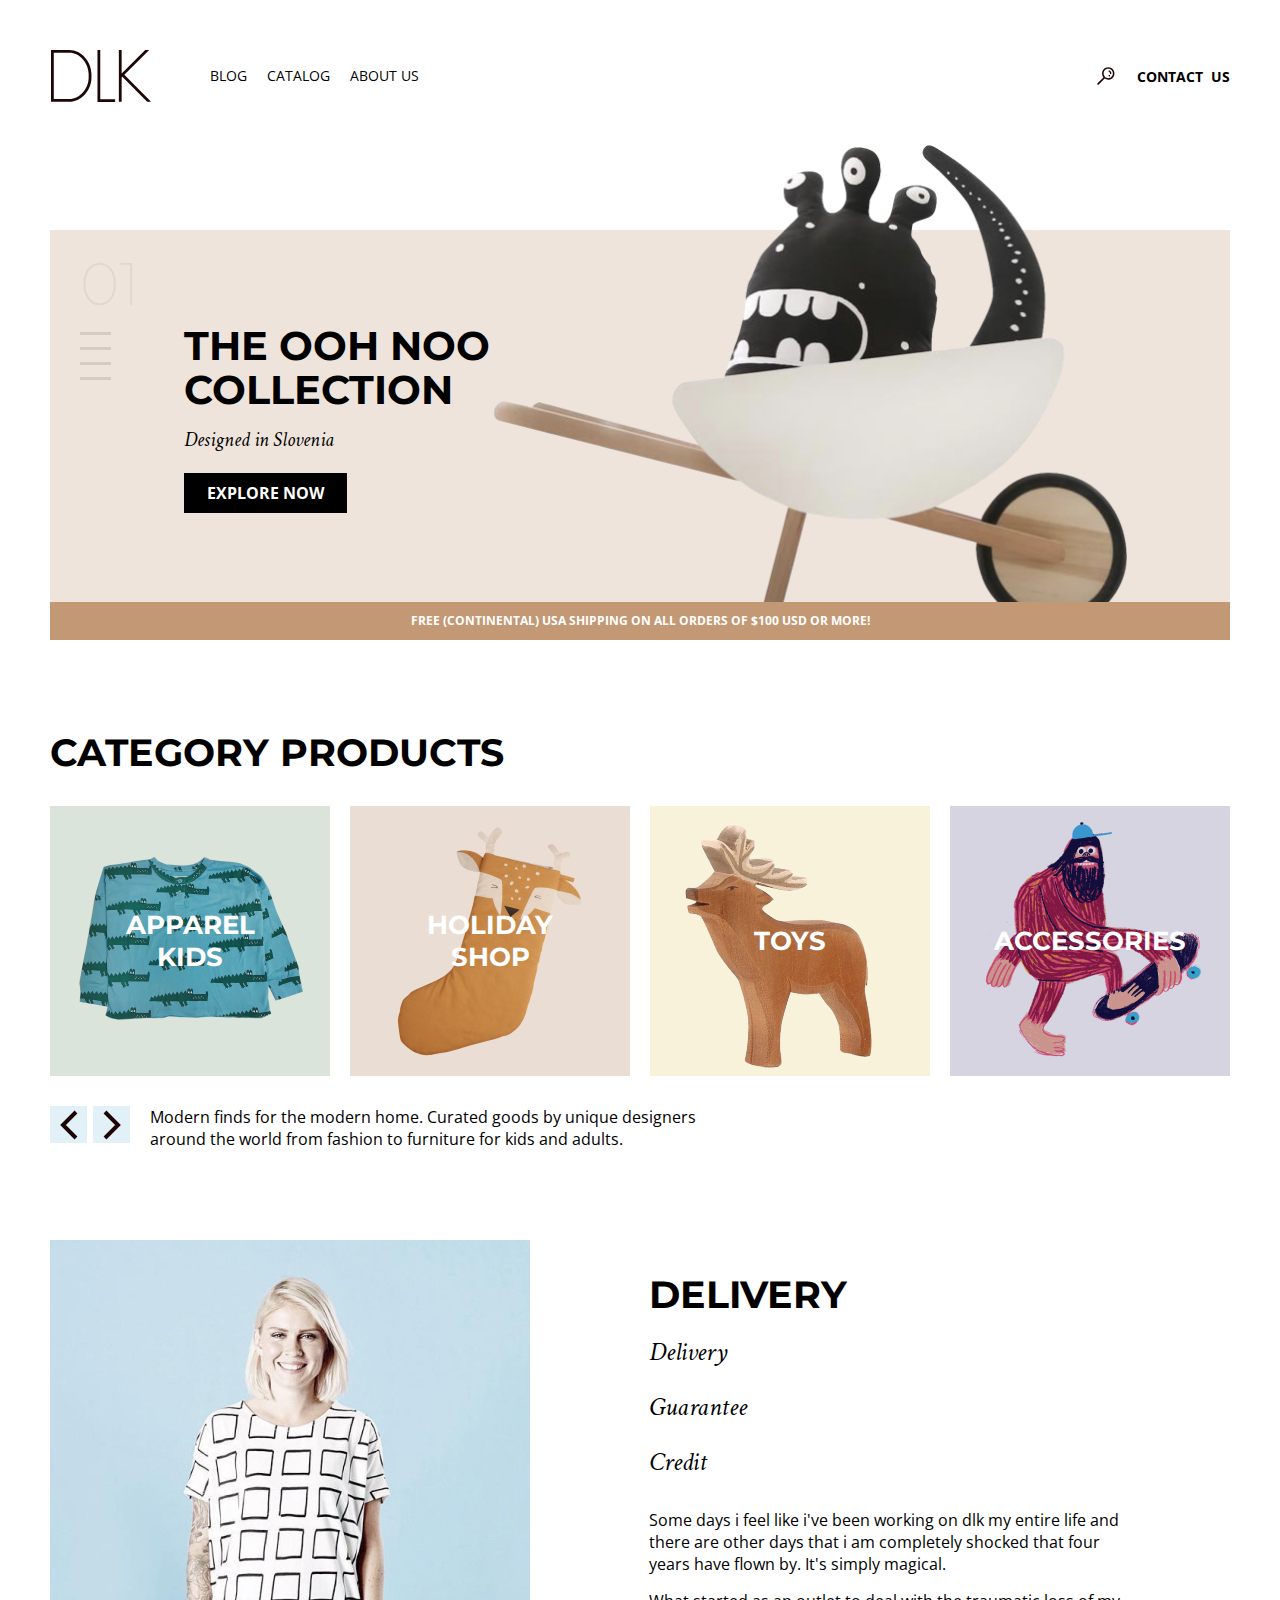
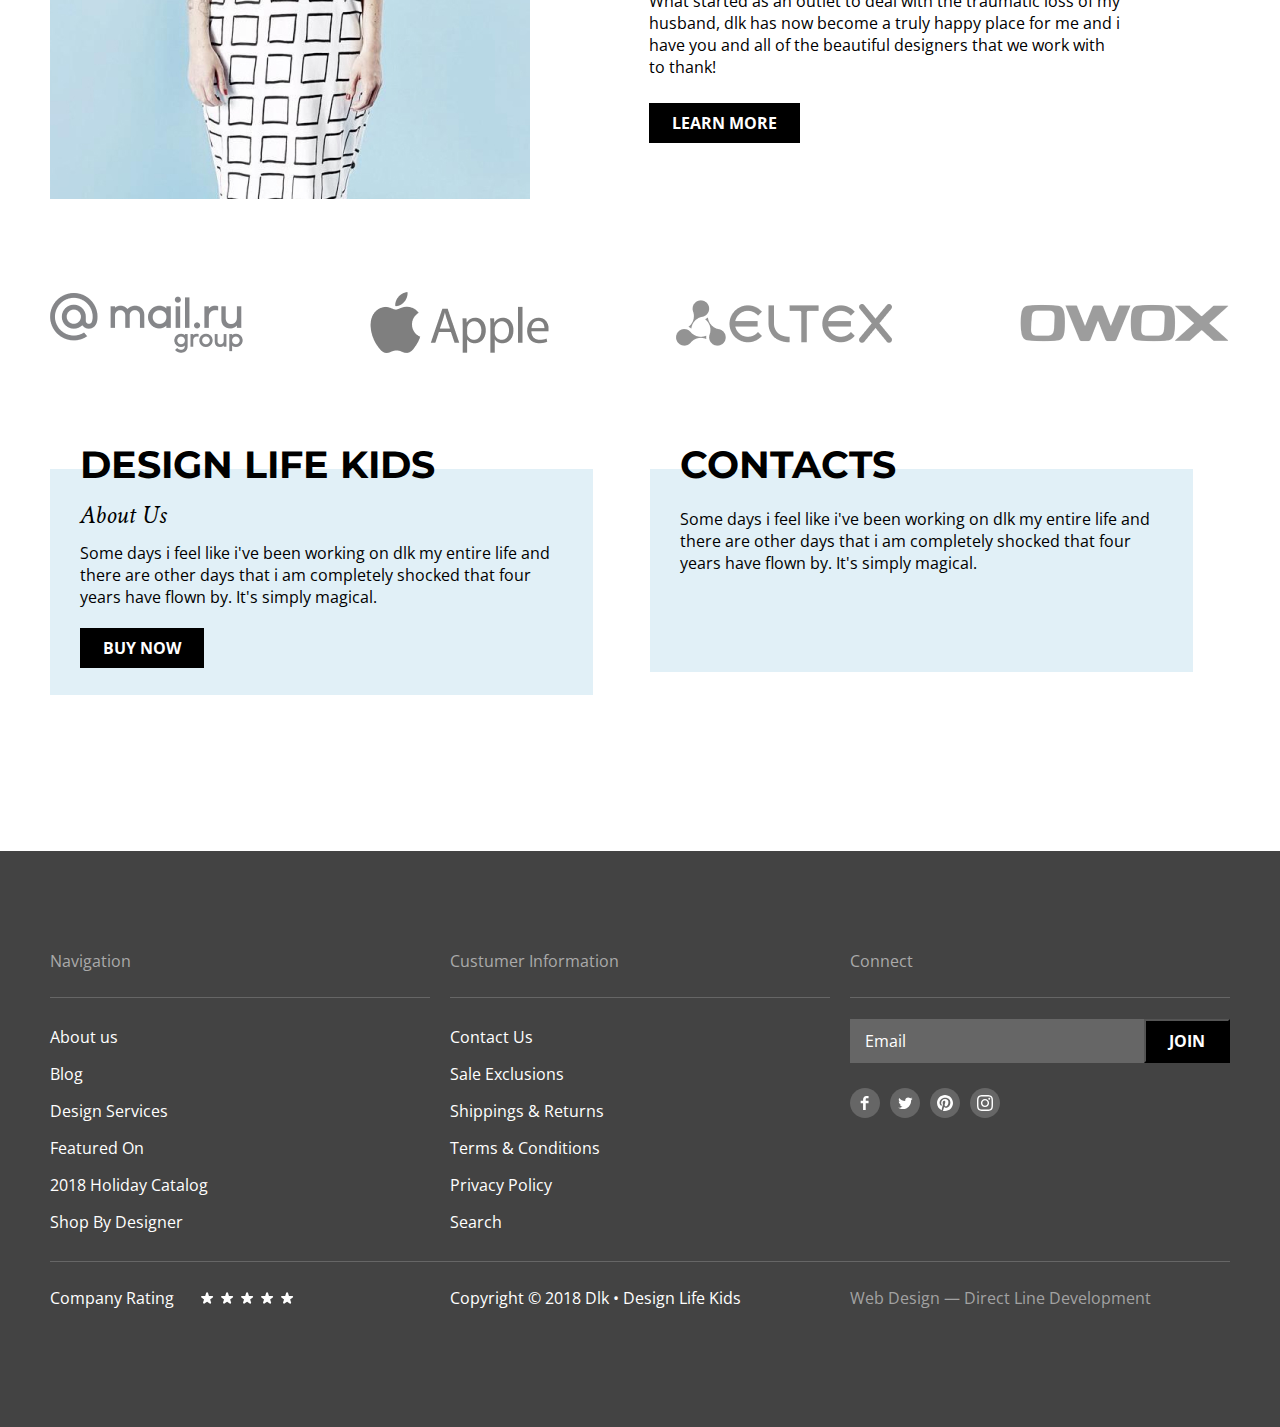
<file: index.html>
<!DOCTYPE html>
<html lang="en">
  <head>
    <meta charset="UTF-8" />
    <meta http-equiv="X-UA-Compatible" content="IE=edge" />
    <meta name="viewport" content="width=device-width, initial-scale=1.0" />
    <link rel="stylesheet" href="./styleSheets/commonMini.css" />
    <link rel="stylesheet" href="./styleSheets/indexMini.css" />
    <link rel="stylesheet" href="/styleSheets/normalize.css" />
    <link rel="preconnect" href="https://fonts.googleapis.com" />
    <link rel="preconnect" href="https://fonts.gstatic.com" crossorigin />
    <link
      href="https://fonts.googleapis.com/css2?family=Crimson+Text:ital@1&family=Montserrat:wght@200;700&family=Open+Sans:wght@400;700&family=Roboto&display=swap"
      rel="stylesheet"
    />

    <title>DLK</title>
  </head>
  <body class="font_content">
    <div class="header_wrapper">
      <div class="page_container">
        <header class="header">
          <a href="/index.html" class="logo_link">
            <svg
              width="102"
              height="52"
              viewBox="0 0 102 52"
              fill="none"
              xmlns="http://www.w3.org/2000/svg"
              class="logo"
            >
              <path
                fill-rule="evenodd"
                clip-rule="evenodd"
                d="M0.997559 0H19.1259C32.1442 0 41.4377 12.3713 41.4377 24.0356V27.7332C41.4377 39.3974 32.1442 51.7689 19.1259 51.7689H0.997559V0ZM38.6487 24.0356C38.6487 13.5132 30.2391 2.77333 19.1259 2.77333H3.78653V48.9956H19.1259C30.2391 48.9956 38.6487 38.2557 38.6487 27.7333V24.0356Z"
                fill="#1E0606"
              />
              <path
                d="M47.4805 0H50.2694V49.2267H65.144V52H47.4805V0Z"
                fill="#1E0606"
              />
              <path
                d="M68.8626 0V51.7689H71.6516V27.3833L72.3362 26.7025L97.1676 51.7689H101.083L74.3083 24.7414L99.1893 0H95.2451L71.6516 23.4612V0H68.8626Z"
                fill="#1E0606"
              />
            </svg>
          </a>
          <nav class="nav">
            <ul class="nav__list">
              <li class="nav__list_item">
                <a href="./pages/blog.html" class="nav__link">Blog</a>
              </li>
              <li class="nav__list_item">
                <a href="./pages/catalog.html" class="nav__link">Catalog</a>
              </li>
              <li class="nav__list_item">
                <a href="#" class="nav__link">About us</a>
              </li>
            </ul>
          </nav>
          <svg
            class="search_button"
            width="25"
            height="24"
            viewBox="0 0 25 24"
            xmlns="http://www.w3.org/2000/svg"
            tabindex="0"
          >
            <path
              d="M15.2617 3.26001C11.8388 3.26001 9.05639 6.08001 9.05639 9.52001C9.05639 10.98 9.55682 12.3 10.3775 13.38L4.49252 19.32C4.15223 19.68 4.15223 20.24 4.49252 20.58C4.67267 20.76 4.89286 20.84 5.11305 20.84C5.35325 20.84 5.57344 20.76 5.75359 20.58L11.6386 14.62C12.6595 15.36 13.9005 15.78 15.2416 15.78C18.6645 15.78 21.4469 12.96 21.4469 9.52001C21.4669 6.06001 18.6846 3.26001 15.2617 3.26001ZM15.2617 14.2C12.7195 14.2 10.6578 12.1 10.6578 9.52001C10.6578 6.94001 12.7195 4.84001 15.2617 4.84001C17.8038 4.84001 19.8656 6.94001 19.8656 9.52001C19.8656 12.1 17.8038 14.2 15.2617 14.2ZM18.3643 9.60001C18.3243 9.94001 18.024 10.2 17.6837 10.2C17.6437 10.2 17.6237 10.2 17.5836 10.2C17.2033 10.14 16.9431 9.80001 16.9831 9.42001C17.1232 8.38001 15.9623 7.84001 15.9022 7.82001C15.5619 7.66001 15.4018 7.24001 15.5619 6.90001C15.722 6.56001 16.1224 6.40001 16.4827 6.54001C16.5628 6.56001 18.6445 7.52001 18.3643 9.60001ZM16.9031 11.12C17.0432 11.26 17.1433 11.48 17.1433 11.68C17.1433 11.9 17.0632 12.1 16.9031 12.24C16.7629 12.38 16.5427 12.48 16.3426 12.48C16.1424 12.48 15.9222 12.4 15.7821 12.24C15.642 12.1 15.5419 11.88 15.5419 11.68C15.5419 11.48 15.622 11.26 15.7821 11.12C15.9222 10.98 16.1424 10.88 16.3426 10.88C16.5427 10.88 16.7429 10.96 16.9031 11.12Z"
              fill="#1E0606"
            />
          </svg>
          <a href="./pages/contactUs.html" class="contact_us_link"
            >Contact us</a
          >
        </header>
      </div>
    </div>
    <main class="main">
      <div class="page_container">
        <section class="banner">
          <div class="banner__container">
            <div class="banner__changer">
              <div class="banner__number_container">
                <span class="banner__number font_title">01</span>
              </div>
              <ul class="banner__change_buttons">
                <li class="banner__change_button_item">
                  <button type="button" class="banner__change_button"></button>
                </li>
                <li class="banner__change_button_item">
                  <button type="button" class="banner__change_button"></button>
                </li>
                <li class="banner__change_button_item">
                  <button type="button" class="banner__change_button"></button>
                </li>
                <li class="banner__change_button_item">
                  <button type="button" class="banner__change_button"></button>
                </li>
              </ul>
            </div>
            <div class="banner__content_container">
              <h1 class="banner__title font_title">The ooh noo collection</h1>
              <p class="banner__design_info font_decor">Designed in Slovenia</p>
              <a href="#" class="button explore_button">Explore now</a>
            </div>
          </div>
          <div class="banner__footer">
            <p>
              Free (continental) USA shipping on all orders of $100 USD or more!
            </p>
          </div>
        </section>
        <section class="category">
          <h2 class="category__title font_title">Category Products</h2>
          <ul class="category__list">
            <li class="category__list_item">
              <a
                href="./pages/toys.html"
                class="category__item_link"
                tabindex="0"
              >
                <img
                  src="./static/images/apparelKids.jpg"
                  alt="Apparel kids image"
                  class="category_img"
                />
                <div class="category__name font_title">
                  <p>Apparel kids</p>
                </div>
              </a>
            </li>
            <li class="category__list_item">
              <a
                href="./pages/toys.html"
                class="category__item_link"
                tabindex="0"
              >
                <img
                  src="./static/images/holidayShop.jpg"
                  alt="Holiday shop image"
                  class="category_img"
                />
                <div class="category__name font_title">
                  <p>Holiday shop</p>
                </div>
              </a>
            </li>
            <li class="category__list_item">
              <a
                href="./pages/toys.html"
                class="category__item_link"
                tabindex="0"
              >
                <img
                  src="./static/images/toys.jpg"
                  alt="Toys image"
                  class="category_img"
                />
                <div class="category__name font_title">
                  <p>Toys</p>
                </div>
              </a>
            </li>
            <li class="category__list_item">
              <a
                href="./pages/toys.html"
                class="category__item_link"
                tabindex="0"
              >
                <img
                  src="./static/images/accessories.jpg"
                  alt="Accessories image"
                  class="category_img"
                />
                <div class="category__name font_title">
                  <p>Accessories</p>
                </div>
              </a>
            </li>
            <li class="category__list_item">
              <a href="./toys.html" class="category__item_link" tabindex="0">
                <img
                  src="../static/images/sale.jpg"
                  alt="Sale image"
                  class="category_img"
                />
                <div class="category__name font_title">
                  <p>Sale</p>
                </div>
              </a>
            </li>
            <li class="category__list_item">
              <a href="./toys.html" class="category__item_link" tabindex="0">
                <img
                  src="../static/images/apparelAdults.jpg"
                  alt="Apparel adults image"
                  class="category_img"
                />
                <div class="category__name font_title">
                  <p>Apparel adults</p>
                </div>
              </a>
            </li>
          </ul>
          <div class="category__scroll">
            <button class="category__btn_left" type="button">
              <span class="category__btn_text">Left scroll</span>
            </button>
            <button class="category__btn_right" type="button">
              <span class="category__btn_text"> Right scroll</span>
            </button>
            <p class="text category__nav_commentary">
              Modern finds for the modern home. Curated goods by unique
              designers around the world from fashion to furniture for kids and
              adults.
            </p>
          </div>
        </section>
        <section class="service">
          <div class="service__picture">
            <img
              src="./static/images/woman.jpg"
              class="service__img"
              alt="lady in dress"
            />
          </div>
          <div class="service__info">
            <h2 class="service__title font_title">Delivery</h2>
            <ul class="service__list">
              <li class="service__list_item">
                <button class="service__button font_decor" type="button">
                  Delivery
                </button>
              </li>
              <li class="service__list_item">
                <button class="service__button font_decor" type="button">
                  Guarantee
                </button>
              </li>
              <li class="service__list_item">
                <button class="service__button font_decor" type="button">
                  Credit
                </button>
              </li>
            </ul>
            <div class="service_text">
              <p>
                Some days i feel like i've been working on dlk my entire life
                and there are other days that i am completely shocked that four
                years have flown by. It's simply magical.
              </p>
              <p>
                What started as an outlet to deal with the traumatic loss of my
                husband, dlk has now become a truly happy place for me and i
                have you and all of the beautiful designers that we work with
                to thank!
              </p>
            </div>

            <a href="#" class="button learn_more_button">Learn more</a>
          </div>
        </section>
        <section class="partners">
          <h2 class="parters__title">Partners</h2>
          <ul class="partners__list">
            <li class="partners__list_item">
              <img src="./static/images/mailRU.png" alt="mail.ru logo" />
            </li>
            <li class="partners__list_item">
              <img src="./static/images/apple.png" alt="Apple logo" />
            </li>
            <li class="partners__list_item">
              <img src="./static/images/eltexLogo.png" alt="Eltex logo" />
            </li>
            <li class="partners__list_item">
              <img src="./static/images/owoxLogo.png" alt="Owox logo" />
            </li>
          </ul>
        </section>
        <div class="additional_services">
          <section class="additional_service">
            <h2 class="additional_service__title font_title">
              Design life kids
            </h2>
            <span class="additional_service__notice font_decor">About us</span>
            <div class="text additional_service__text">
              Some days i feel like i've been working on dlk my entire life and
              there are other days that i am completely shocked that four years
              have flown by. It's simply magical.
            </div>
            <a href="./pages/toys.html" class="button buy_now_button"
              >Buy now</a
            >
          </section>
          <section class="contacts">
            <h2 class="additional_service__title font_title">Contacts</h2>
            <p class="text contacts__text">
              Some days i feel like i've been working on dlk my entire life and
              there are other days that i am completely shocked that four years
              have flown by. It's simply magical.
            </p>
            <iframe
              src="https://www.google.com/maps/embed?pb=!1m18!1m12!1m3!1d2372.550878921675!2d49.28804361598429!3d53.51221786997467!2m3!1f0!2f0!3f0!3m2!1i1024!2i768!4f13.1!3m3!1m2!1s0x416879ed1ada6fbd%3A0x751234490b1ca980!2sDirect%20Line%20Digital!5e0!3m2!1sru!2sru!4v1661322303423!5m2!1sru!2sru"
              width="483"
              height="196"
              style="border: 0"
              allowfullscreen=""
              class="map"
              loading="lazy"
              referrerpolicy="no-referrer-when-downgrade"
            ></iframe>
          </section>
        </div>
      </div>
    </main>
    <footer class="footer">
      <div class="page_container">
        <nav class="footer__menu">
          <div class="footer__menu_section">
            <h2 class="footer__title">Navigation</h2>
            <ul class="footer__navigation_list">
              <li class="footer__navigation_list_item">
                <a href="#" class="footer__menu_link">About us</a>
              </li>
              <li class="footer__navigation_list_item">
                <a href="./pages/blog.html" class="footer__menu_link">Blog</a>
              </li>
              <li class="footer__navigation_list_item">
                <a href="#" class="footer__menu_link">Design Services</a>
              </li>
              <li class="footer__navigation_list_item">
                <a href="#" class="footer__menu_link">Featured On</a>
              </li>
              <li class="footer__navigation_list_item">
                <a href="/pages/blog.html" class="footer__menu_link"
                  >2018 Holiday Catalog</a
                >
              </li>
              <li class="footer__navigation_list_item">
                <a href="#" class="footer__menu_link">Shop By Designer</a>
              </li>
            </ul>
          </div>
          <div class="footer__menu_section">
            <h2 class="footer__title">Custumer Information</h2>
            <ul class="footer__custumer_info_list">
              <li class="footer__custumer_info_list_item">
                <a href="./pages/contactUs.html" class="footer__menu_link"
                  >Contact Us</a
                >
              </li>
              <li class="footer__custumer_info_list_item">
                <a href="#" class="footer__menu_link">Sale Exclusions</a>
              </li>
              <li class="footer__custumer_info_list_item">
                <a href="#" class="footer__menu_link">Shippings & Returns</a>
              </li>
              <li class="footer__custumer_info_list_item">
                <a href="#" class="footer__menu_link">Terms & Conditions</a>
              </li>
              <li class="footer__custumer_info_list_item">
                <a href="#" class="footer__menu_link">Privacy Policy</a>
              </li>
              <li class="footer__custumer_info_list_item">
                <a href="#" class="footer__menu_link">Search</a>
              </li>
            </ul>
          </div>
          <div class="footer__menu_section">
            <h2 class="footer__title">Connect</h2>
            <form class="footer__subscribe">
              <input
                type="email"
                class="subscribe_email"
                placeholder="Email"
                required
              />
              <button class="button subscribe_button">Join</button>
            </form>
            <div class="social_lincs">
              <ul class="social_links_list">
                <li class="social_links_item">
                  <a href="https://facebook.com" class="social_link facebook"
                    ><span class="social_link_text">Facebook</span></a
                  >
                </li>
                <li class="social_links_item">
                  <a href="https://twitter.com" class="social_link twitter"
                    ><span class="social_link_text">Twitter</span></a
                  >
                </li>
                <li class="social_links_item">
                  <a
                    href="https://www.pinterest.com"
                    class="social_link pinterest"
                    ><span class="social_link_text">Pinterest</span></a
                  >
                </li>
                <li class="social_links_item">
                  <a href="http://instagram.com" class="social_link instagram"
                    ><span class="social_link_text">Instagram</span></a
                  >
                </li>
              </ul>
            </div>
          </div>
        </nav>
        <div class="footer__additional_info">
          <fieldset class="footer__additional_info_container">
            <span class="rating_caption footer__menu_link">
              Company Rating
            </span>
            <div class="rating__group">
              <input
                class="rating_star"
                type="radio"
                id="star-1"
                name="rating"
                value="1"
                aria-label="Очень плохо"
                tabindex="0"
              />
              <input
                class="rating_star"
                type="radio"
                id="star-2"
                name="rating"
                value="2"
                aria-label="Бывало и лучше"
                tabindex="0"
              />
              <input
                class="rating_star"
                type="radio"
                id="star-3"
                name="rating"
                value="1"
                aria-label="Сойдёт"
                tabindex="0"
              />
              <input
                class="rating_star"
                type="radio"
                id="star-4"
                name="rating"
                value="2"
                aria-label="Ну нормально"
                tabindex="0"
              />
              <input
                class="rating_star"
                type="radio"
                id="star-5"
                name="rating"
                value="2"
                aria-label="Превосходно"
                tabindex="0"
              />
            </div>
          </fieldset>
          <div class="footer__additional_info_container footer__menu_link">
            <p>Copyright © 2018 Dlk • Design Life Kids</p>
          </div>
          <div class="footer__additional_info_container">
            <a href="https://directline.digital/" class="developer_link"
              >Web Design — Direct Line Development</a
            >
          </div>
        </div>
      </div>
    </footer>
    <div class="popup_container">
      <section class="popup">
        <h1 class="popup_title">Contact us</h1>
        <div class="contact_form_wrapper">
          <form class="contact_form font_popup" action="#">
            <div class="contact_form__name_container">
              <label for="name-field" class="contact_form__name_field"
                >Name</label
              >
              <input type="text" id="name-field" class="contact_form__field" />
            </div>
            <div class="contact_form__phone_email_container">
              <div class="contact_form__phone_container">
                <label for="phone-field" class="contact_form__phone_field"
                  >Phone</label
                >
                <input
                  type="tel"
                  id="phone-field"
                  class="contact_form__field"
                />
              </div>
              <div class="contact_form__email_container">
                <label for="email-field" class="contact_form__email_field"
                  >Email</label
                >
                <input
                  type="email"
                  id="email-field"
                  class="contact_form__field"
                />
              </div>
            </div>
            <div class="contact_form__message_container">
              <label for="message-field" class="contact_form__message_field"
                >Message</label
              >
              <textarea
                class="contact_form__field"
                id="message-field"
                cols="30"
                rows="10"
              >
              </textarea>
            </div>
            <div class="contact_form__checkbox_container">
              <input
                type="checkbox"
                id="checkbox-field"
                class="contact_form__checkbox"
              />
              <label for="checkbox-field" class="contact_form__checkbox-text"
                >By clicking on the button, you consent to the processing of
                your personal data</label
              >
            </div>
            <button type="submit" class="contact_form__submit_button button">
              Submit
            </button>
          </form>
          <button class="popup_close"></button>
        </div>
      </section>
    </div>
    <script src="./js/indexScript.js"></script>
  </body>
</html>
</file>
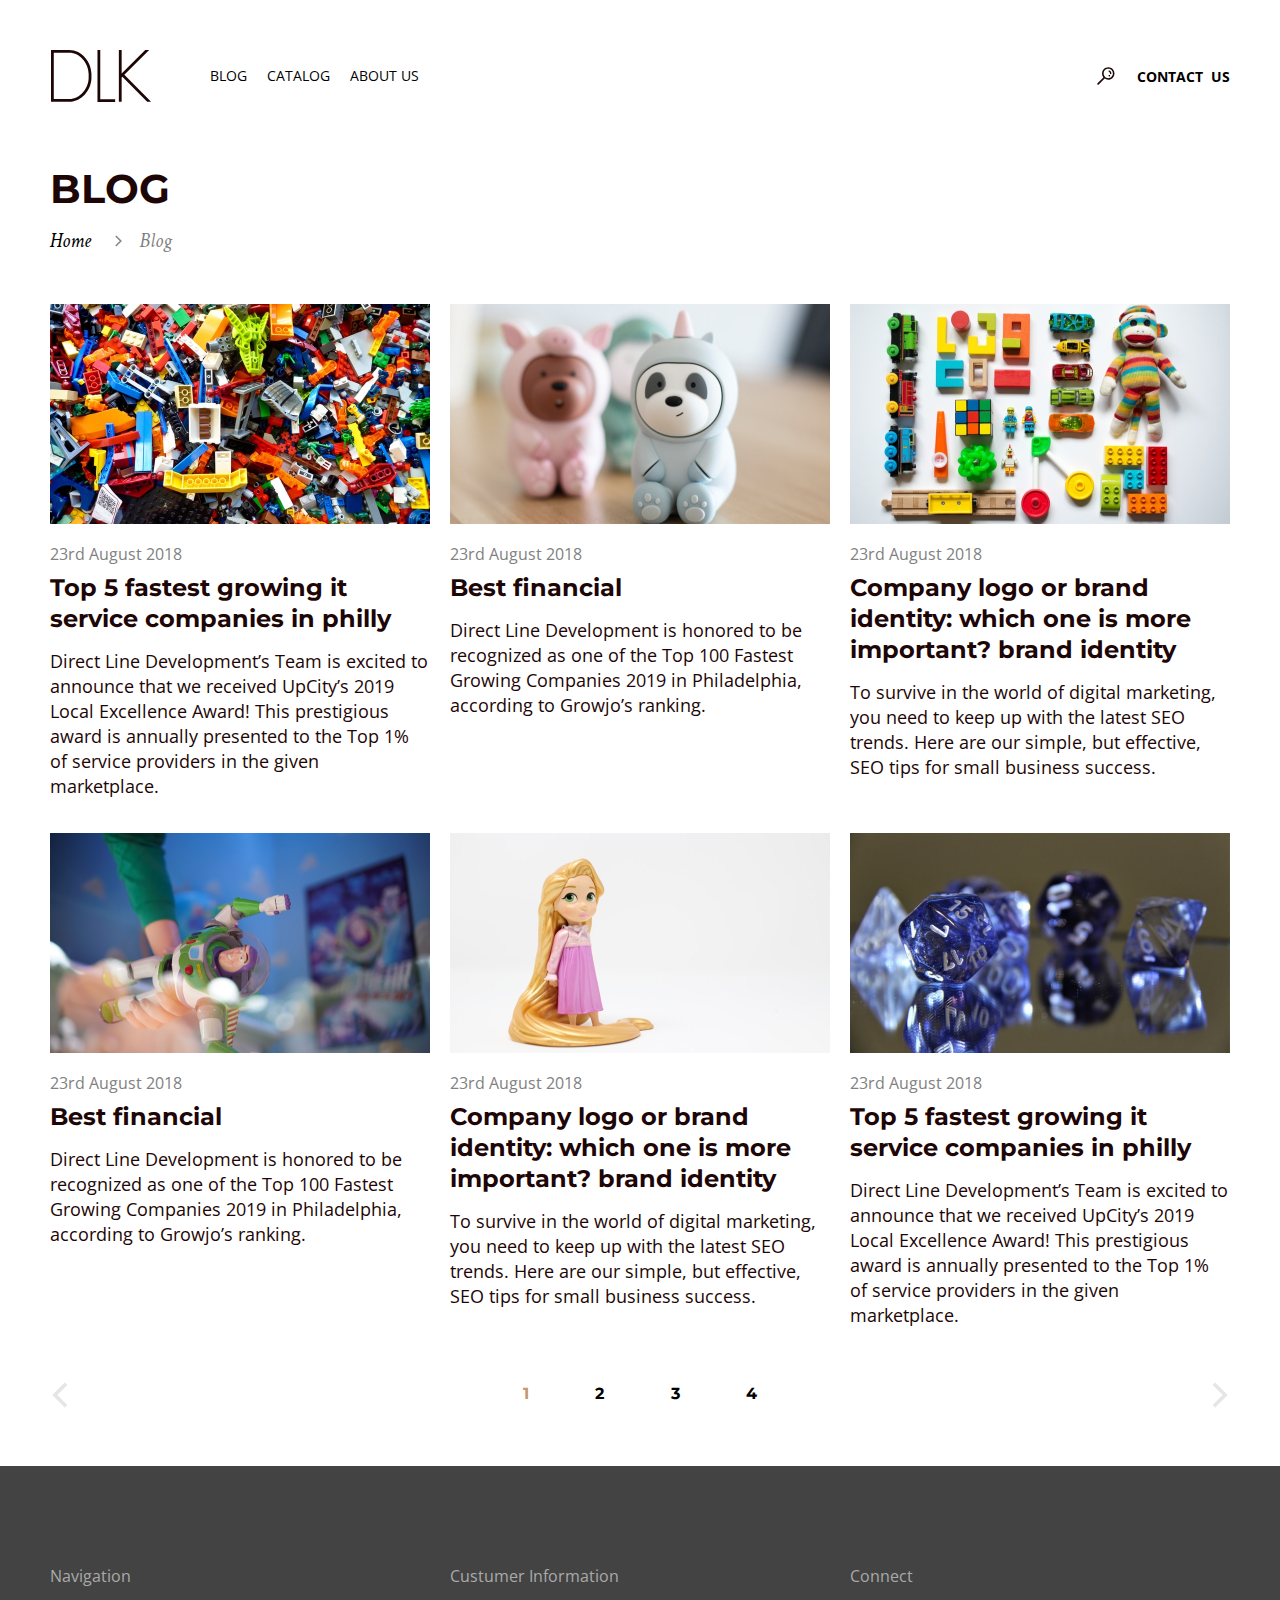
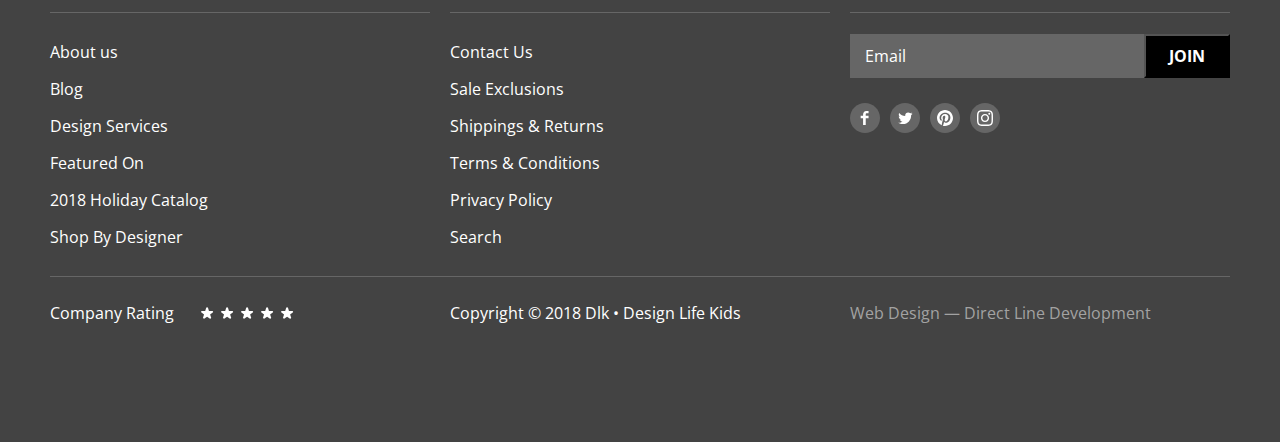
<file: pages/blog.html>
<!DOCTYPE html>
<html lang="en">
  <head>
    <meta charset="UTF-8" />
    <meta http-equiv="X-UA-Compatible" content="IE=edge" />
    <meta name="viewport" content="width=device_width, initial_scale=1.0" />
    <link rel="stylesheet" href="/styleSheets/normalize.css" />
    <link rel="stylesheet" href="../styleSheets/commonMini.css" />
    <link rel="stylesheet" href="../styleSheets/blogMini.css" />
    <link rel="preconnect" href="https://fonts.googleapis.com" />
    <link rel="preconnect" href="https://fonts.gstatic.com" crossorigin />
    <link
      href="https://fonts.googleapis.com/css2?family=Crimson+Text:ital@1&family=Montserrat:wght@200;700&family=Open+Sans:wght@400;700&family=Roboto&display=swap"
      rel="stylesheet"
    />
    <title>DLK Blog</title>
  </head>
  <body class="font_content">
    <div class="header_wrapper">
        <div class="page_container">
        <header class="header">
          <a href="/index.html">
            <svg
              width="102"
              height="52"
              viewBox="0 0 102 52"
              fill="none"
              xmlns="http://www.w3.org/2000/svg"
              class="logo"
            >
              <path
                fill-rule="evenodd"
                clip-rule="evenodd"
                d="M0.997559 0H19.1259C32.1442 0 41.4377 12.3713 41.4377 24.0356V27.7332C41.4377 39.3974 32.1442 51.7689 19.1259 51.7689H0.997559V0ZM38.6487 24.0356C38.6487 13.5132 30.2391 2.77333 19.1259 2.77333H3.78653V48.9956H19.1259C30.2391 48.9956 38.6487 38.2557 38.6487 27.7333V24.0356Z"
                fill="#1E0606"
              />
              <path
                d="M47.4805 0H50.2694V49.2267H65.144V52H47.4805V0Z"
                fill="#1E0606"
              />
              <path
                d="M68.8626 0V51.7689H71.6516V27.3833L72.3362 26.7025L97.1676 51.7689H101.083L74.3083 24.7414L99.1893 0H95.2451L71.6516 23.4612V0H68.8626Z"
                fill="#1E0606"
              />
            </svg>
          </a>
          <nav class="nav">
            <ul class="nav__list">
              <li class="nav__list_item">
                <a href="./blog.html" class="nav__link">Blog</a>
              </li>
              <li class="nav__list_item">
                <a href="./catalog.html" class="nav__link">Catalog</a>
              </li>
              <li class="nav__list_item">
                <a href="#" class="nav__link">About us</a>
              </li>
            </ul>
          </nav>
          <svg
            class="search_button"
            width="25"
            height="24"
            viewBox="0 0 25 24"
            xmlns="http://www.w3.org/2000/svg"
            tabindex="0"
          >
            <path
              d="M15.2617 3.26001C11.8388 3.26001 9.05639 6.08001 9.05639 9.52001C9.05639 10.98 9.55682 12.3 10.3775 13.38L4.49252 19.32C4.15223 19.68 4.15223 20.24 4.49252 20.58C4.67267 20.76 4.89286 20.84 5.11305 20.84C5.35325 20.84 5.57344 20.76 5.75359 20.58L11.6386 14.62C12.6595 15.36 13.9005 15.78 15.2416 15.78C18.6645 15.78 21.4469 12.96 21.4469 9.52001C21.4669 6.06001 18.6846 3.26001 15.2617 3.26001ZM15.2617 14.2C12.7195 14.2 10.6578 12.1 10.6578 9.52001C10.6578 6.94001 12.7195 4.84001 15.2617 4.84001C17.8038 4.84001 19.8656 6.94001 19.8656 9.52001C19.8656 12.1 17.8038 14.2 15.2617 14.2ZM18.3643 9.60001C18.3243 9.94001 18.024 10.2 17.6837 10.2C17.6437 10.2 17.6237 10.2 17.5836 10.2C17.2033 10.14 16.9431 9.80001 16.9831 9.42001C17.1232 8.38001 15.9623 7.84001 15.9022 7.82001C15.5619 7.66001 15.4018 7.24001 15.5619 6.90001C15.722 6.56001 16.1224 6.40001 16.4827 6.54001C16.5628 6.56001 18.6445 7.52001 18.3643 9.60001ZM16.9031 11.12C17.0432 11.26 17.1433 11.48 17.1433 11.68C17.1433 11.9 17.0632 12.1 16.9031 12.24C16.7629 12.38 16.5427 12.48 16.3426 12.48C16.1424 12.48 15.9222 12.4 15.7821 12.24C15.642 12.1 15.5419 11.88 15.5419 11.68C15.5419 11.48 15.622 11.26 15.7821 11.12C15.9222 10.98 16.1424 10.88 16.3426 10.88C16.5427 10.88 16.7429 10.96 16.9031 11.12Z"
              fill="#1E0606"
            />
          </svg>
          <a href="./contactUs.html" class="contact_us_link">Contact us</a>
        </header>
      </div>  
      </div>
      <main class="main">
        <div class="page_container">
        <h1 class="main__title font_title">Blog</h1>
        <ul class="breadcrump font_decor">
          <li class="breadcrump_item">
            <a href="../index.html" class="breadcrump_blog">Home</a>
          </li>
          <li class="breadcrump_item">
            <a href="./blog.html" class="breadcrump_blog">Blog</a>
          </li>
        </ul>
        <section class="articles">
          <h2 class="blog_list_title">Blog list</h2>
          <ul class="articles__list">
            <li class="articles__list_item">
              <article class="article_item">
                <img src="../static/images/legoMess.jpg" alt="lego img" />
                <span class="article_date">23rd August 2018</span>
                <h2 class="article_title font_title">
                  Top 5 fastest growing it service companies in philly
                </h2>
                <p>
                  Direct Line Development’s Team is excited to announce that we
                  received UpCity’s 2019 Local Excellence Award! This
                  prestigious award is annually presented to the Top 1% of
                  service providers in the given marketplace.
                </p>
              </article>
            </li>
            <li class="articles__list_item">
              <article class="article_item">
                <img
                  src="../static/images/animalsToys.jpg"
                  alt="animals toys img"
                />
                <span class="article_date">23rd August 2018</span>
                <h2 class="article_title font_title">Best financial</h2>
                <p>
                  Direct Line Development is honored to be recognized as one of
                  the Top 100 Fastest Growing Companies 2019 in Philadelphia,
                  according to Growjo’s ranking.
                </p>
              </article>
            </li>
            <li class="articles__list_item">
              <article class="article_item">
                <img
                  src="../static/images/organizedToys.jpg"
                  alt="organized toys img"
                />
                <span class="article_date">23rd August 2018</span>
                <h2 class="article_title font_title">
                  Company logo or brand identity: which one is more important?
                  brand identity
                </h2>
                <p>
                  To survive in the world of digital marketing, you need to keep
                  up with the latest SEO trends. Here are our simple, but
                  effective, SEO tips for small business success.
                </p>
              </article>
            </li>
            <li class="articles__list_item">
              <article class="article_item">
                <img
                  src="../static/images/buzLighter.jpg"
                  alt="Buz-lighter img"
                />
                <span class="article_date">23rd August 2018</span>
                <h2 class="article_title font_title">Best financial</h2>
                <p>
                  Direct Line Development is honored to be recognized as one of
                  the Top 100 Fastest Growing Companies 2019 in Philadelphia,
                  according to Growjo’s ranking.
                </p>
              </article>
            </li>
            <li class="articles__list_item">
              <article class="article_item">
                <img
                  src="../static/images/princessToy.jpg"
                  alt="princess toy img"
                />
                <span class="article_date">23rd August 2018</span>
                <h2 class="article_title font_title">
                  Company logo or brand identity: which one is more important?
                  brand identity
                </h2>
                <p>
                  To survive in the world of digital marketing, you need to keep
                  up with the latest SEO trends. Here are our simple, but
                  effective, SEO tips for small business success.
                </p>
              </article>
            </li>
            <li class="articles__list_item">
              <article class="article_item">
                <img src="../static/images/dice.jpg" alt="dice img" />
                <span class="article_date">23rd August 2018</span>
                <h2 class="article_title font_title">
                  Top 5 fastest growing it service companies in philly
                </h2>
                <p>
                  Direct Line Development’s Team is excited to announce that we
                  received UpCity’s 2019 Local Excellence Award! This
                  prestigious award is annually presented to the Top 1% of
                  service providers in the given marketplace.
                </p>
              </article>
            </li>
          </ul>
          <div class="page_nav">
            <a href="#" class="page_back"></a>
            <ul class="page_nav_list">
              <li class="page_nav_list_item">
                <a href="#" class="page_number font_title active_page">1</a>
              </li>
              <li class="page_nav_list_item">
                <a href="#" class="page_number font_title">2</a>
              </li>
              <li class="page_nav_list_item">
                <a href="#" class="page_number font_title">3</a>
              </li>
              <li class="page_nav_list_item">
                <a href="#" class="page_number font_title">4</a>
              </li>
            </ul>
            <a href="#" class="page_forward"></a>
          </div>
        </section>
      </div>
      </main>
    </div>
    <footer class="footer">
      <div class="page_container">
        <nav class="footer__menu">
          <div class="footer__menu_section">
            <h2 class="footer__title">Navigation</h2>
            <ul class="footer__navigation_list">
              <li class="footer__navigation_list_item">
                <a href="#" class="footer__menu_link">About us</a>
              </li>
              <li class="footer__navigation_list_item">
                <a href="./blog.html" class="footer__menu_link">Blog</a>
              </li>
              <li class="footer__navigation_list_item">
                <a href="#" class="footer__menu_link">Design Services</a>
              </li>
              <li class="footer__navigation_list_item">
                <a href="#" class="footer__menu_link">Featured On</a>
              </li>
              <li class="footer__navigation_list_item">
                <a href="/pages/catalog.html" class="footer__menu_link"
                  >2018 Holiday Catalog</a
                >
              </li>
              <li class="footer__navigation_list_item">
                <a href="#" class="footer__menu_link">Shop By Designer</a>
              </li>
            </ul>
          </div>
          <div class="footer__menu_section">
            <h2 class="footer__title">Custumer Information</h2>
            <ul class="footer__custumer_info_list">
              <li class="footer__custumer_info_list_item">
                <a href="./pages/contactUs.html" class="footer__menu_link"
                  >Contact Us</a
                >
              </li>
              <li class="footer__custumer_info_list_item">
                <a href="#" class="footer__menu_link">Sale Exclusions</a>
              </li>
              <li class="footer__custumer_info_list_item">
                <a href="#" class="footer__menu_link">Shippings & Returns</a>
              </li>
              <li class="footer__custumer_info_list_item">
                <a href="#" class="footer__menu_link">Terms & Conditions</a>
              </li>
              <li class="footer__custumer_info_list_item">
                <a href="#" class="footer__menu_link">Privacy Policy</a>
              </li>
              <li class="footer__custumer_info_list_item">
                <a href="#" class="footer__menu_link">Search</a>
              </li>
            </ul>
          </div>
          <div class="footer__menu_section">
            <h2 class="footer__title">Connect</h2>
            <form class="footer__subscribe">
              <input
                type="email"
                class="subscribe_email"
                placeholder="Email"
                required
              />
              <button class="button subscribe_button">Join</button>
            </form>
            <div class="social_lincs">
              <ul class="social_links_list">
                <li class="social_links_item">
                  <a href="https://facebook.com" class="social_link facebook"
                    ><span class="social_link_text">Facebook</span></a
                  >
                </li>
                <li class="social_links_item">
                  <a href="https://twitter.com" class="social_link twitter"
                    ><span class="social_link_text">Twitter</span></a
                  >
                </li>
                <li class="social_links_item">
                  <a
                    href="https://www.pinterest.com"
                    class="social_link pinterest"
                    ><span class="social_link_text">Pinterest</span></a
                  >
                </li>
                <li class="social_links_item">
                  <a href="http://instagram.com" class="social_link instagram"
                    ><span class="social_link_text">Instagram</span></a
                  >
                </li>
              </ul>
            </div>
          </div>
        </nav>
        <div class="footer__additional_info">
          <fieldset class="footer__additional_info_container">
            <span class="rating_caption footer__menu_link">
              Company Rating
            </span>
            <div class="rating__group">
              <input
                class="rating_star"
                type="radio"
                id="star-1"
                name="rating"
                value="1"
                aria-label="Очень плохо"
                tabindex="0"
              />
              <input
                class="rating_star"
                type="radio"
                id="star-2"
                name="rating"
                value="2"
                aria-label="Бывало и лучше"
                tabindex="0"
              />
              <input
                class="rating_star"
                type="radio"
                id="star-3"
                name="rating"
                value="1"
                aria-label="Сойдёт"
                tabindex="0"
              />
              <input
                class="rating_star"
                type="radio"
                id="star-4"
                name="rating"
                value="2"
                aria-label="Ну нормально"
                tabindex="0"
              />
              <input
                class="rating_star"
                type="radio"
                id="star-5"
                name="rating"
                value="2"
                aria-label="Превосходно"
                tabindex="0"
              />
            </div>
          </fieldset>
          <div class="footer__additional_info_container footer__menu_link">
            <p>Copyright © 2018 Dlk • Design Life Kids</p>
          </div>
          <div class="footer__additional_info_container">
            <a href="https://directline.digital/" class="developer_link"
              >Web Design — Direct Line Development</a
            >
          </div>
        </div>
      </div>
    </footer>
  </body>
</html>
</file>
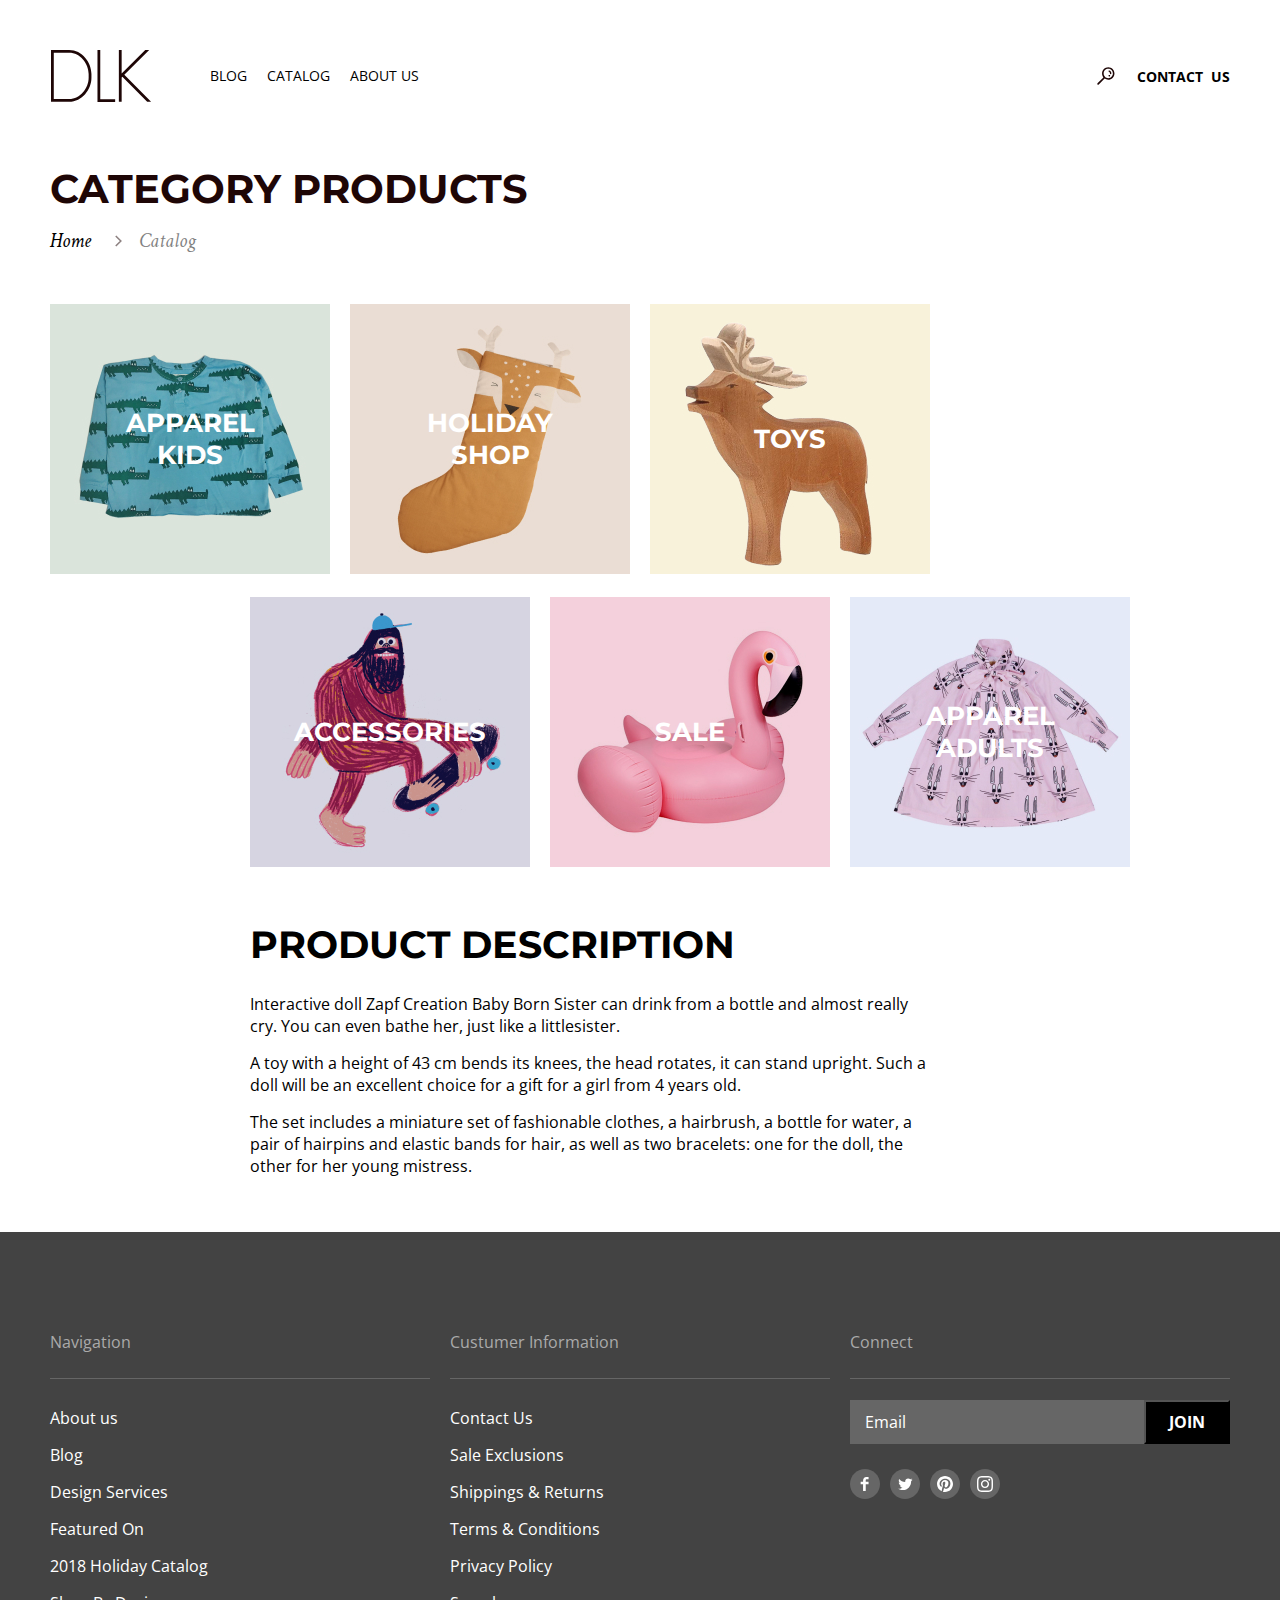
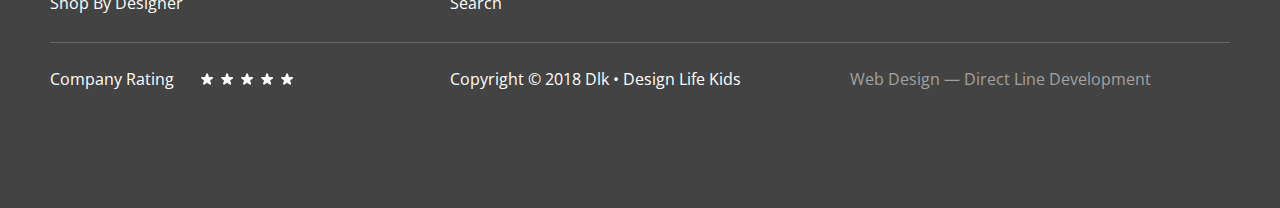
<file: pages/catalog.html>
<!DOCTYPE html>
<html lang="en">
  <head>
    <meta charset="UTF-8" />
    <meta http-equiv="X-UA-Compatible" content="IE=edge" />
    <meta name="viewport" content="width=device-width, initial-scale=1.0" />
    <link rel="stylesheet" href="/styleSheets/normalize.css" />
    <link rel="stylesheet" href="../styleSheets/commonMini.css" />
    <link rel="stylesheet" href="../styleSheets/catalogMini.css" />
    <link rel="preconnect" href="https://fonts.googleapis.com" />
    <link rel="preconnect" href="https://fonts.gstatic.com" crossorigin />
    <link
      href="https://fonts.googleapis.com/css2?family=Crimson+Text:ital@1&family=Montserrat:wght@200;700&family=Open+Sans:wght@400;700&family=Roboto&display=swap"
      rel="stylesheet"
    />
    <title>DLK Catalog</title>
  </head>
  <body class="font_content">
    <div class="header_wrapper">
      <div class="page_container">
        <header class="header">
          <a href="/index.html">
            <svg
              width="102"
              height="52"
              viewBox="0 0 102 52"
              fill="none"
              xmlns="http://www.w3.org/2000/svg"
              class="logo"
            >
              <path
                fill-rule="evenodd"
                clip-rule="evenodd"
                d="M0.997559 0H19.1259C32.1442 0 41.4377 12.3713 41.4377 24.0356V27.7332C41.4377 39.3974 32.1442 51.7689 19.1259 51.7689H0.997559V0ZM38.6487 24.0356C38.6487 13.5132 30.2391 2.77333 19.1259 2.77333H3.78653V48.9956H19.1259C30.2391 48.9956 38.6487 38.2557 38.6487 27.7333V24.0356Z"
                fill="#1E0606"
              />
              <path
                d="M47.4805 0H50.2694V49.2267H65.144V52H47.4805V0Z"
                fill="#1E0606"
              />
              <path
                d="M68.8626 0V51.7689H71.6516V27.3833L72.3362 26.7025L97.1676 51.7689H101.083L74.3083 24.7414L99.1893 0H95.2451L71.6516 23.4612V0H68.8626Z"
                fill="#1E0606"
              />
            </svg>
          </a>
          <nav class="nav">
            <ul class="nav__list">
              <li class="nav__list_item">
                <a href="./blog.html" class="nav__link">Blog</a>
              </li>
              <li class="nav__list_item">
                <a href="./catalog.html" class="nav__link">Catalog</a>
              </li>
              <li class="nav__list_item">
                <a href="#" class="nav__link">About us</a>
              </li>
            </ul>
          </nav>
          <svg
            class="search_button"
            width="25"
            height="24"
            viewBox="0 0 25 24"
            xmlns="http://www.w3.org/2000/svg"
            tabindex="0"
          >
            <path
              d="M15.2617 3.26001C11.8388 3.26001 9.05639 6.08001 9.05639 9.52001C9.05639 10.98 9.55682 12.3 10.3775 13.38L4.49252 19.32C4.15223 19.68 4.15223 20.24 4.49252 20.58C4.67267 20.76 4.89286 20.84 5.11305 20.84C5.35325 20.84 5.57344 20.76 5.75359 20.58L11.6386 14.62C12.6595 15.36 13.9005 15.78 15.2416 15.78C18.6645 15.78 21.4469 12.96 21.4469 9.52001C21.4669 6.06001 18.6846 3.26001 15.2617 3.26001ZM15.2617 14.2C12.7195 14.2 10.6578 12.1 10.6578 9.52001C10.6578 6.94001 12.7195 4.84001 15.2617 4.84001C17.8038 4.84001 19.8656 6.94001 19.8656 9.52001C19.8656 12.1 17.8038 14.2 15.2617 14.2ZM18.3643 9.60001C18.3243 9.94001 18.024 10.2 17.6837 10.2C17.6437 10.2 17.6237 10.2 17.5836 10.2C17.2033 10.14 16.9431 9.80001 16.9831 9.42001C17.1232 8.38001 15.9623 7.84001 15.9022 7.82001C15.5619 7.66001 15.4018 7.24001 15.5619 6.90001C15.722 6.56001 16.1224 6.40001 16.4827 6.54001C16.5628 6.56001 18.6445 7.52001 18.3643 9.60001ZM16.9031 11.12C17.0432 11.26 17.1433 11.48 17.1433 11.68C17.1433 11.9 17.0632 12.1 16.9031 12.24C16.7629 12.38 16.5427 12.48 16.3426 12.48C16.1424 12.48 15.9222 12.4 15.7821 12.24C15.642 12.1 15.5419 11.88 15.5419 11.68C15.5419 11.48 15.622 11.26 15.7821 11.12C15.9222 10.98 16.1424 10.88 16.3426 10.88C16.5427 10.88 16.7429 10.96 16.9031 11.12Z"
              fill="#1E0606"
            />
          </svg>
          <a href="./contactUs.html" class="contact_us_link">Contact us</a>
        </header>
      </div>
    </div>
    <main class="main">
      <div class="page_container">
        <section class="category">
          <h1 class="main__title font_title">Category Products</h1>
          <ul class="breadcrump font_decor">
            <li class="breadcrump_item">
              <a href="../index.html">Home</a>
            </li>
            <li class="breadcrump_item">
              <a href="./catalog.html">Catalog</a>
            </li>
          </ul>
          <ul class="category__list">
            <li class="category__list_item">
              <a href="./toys.html" class="category__item_link" tabindex="0">
                <img
                  src="../static/images/apparelKids.jpg"
                  alt="Apparel kids image"
                  class="category_img"
                />
                <div class="category__name font_title">
                  <p>Apparel kids</p>
                </div>
              </a>
            </li>
            <li class="category__list_item">
              <a href="./toys.html" class="category__item_link" tabindex="0">
                <img
                  src="../static/images/holidayShop.jpg"
                  alt="Holiday shop image"
                  class="category_img"
                />
                <div class="category__name font_title">
                  <p>Holiday shop</p>
                </div>
              </a>
            </li>
            <li class="category__list_item">
              <a href="./toys.html" class="category__item_link" tabindex="0">
                <img
                  src="../static/images/toys.jpg"
                  alt="Toys image"
                  class="category_img"
                />
                <div class="category__name font_title">
                  <p>Toys</p>
                </div>
              </a>
            </li>
            <li class="category__list_item">
              <a href="./toys.html" class="category__item_link" tabindex="0">
                <img
                  src="../static/images/accessories.jpg"
                  alt="Accessories image"
                  class="category_img"
                />
                <div class="category__name font_title">
                  <p>Accessories</p>
                </div>
              </a>
            </li>
            <li class="category__list_item">
              <a href="./toys.html" class="category__item_link" tabindex="0">
                <img
                  src="../static/images/sale.jpg"
                  alt="Sale image"
                  class="category_img"
                />
                <div class="category__name font_title">
                  <p>Sale</p>
                </div>
              </a>
            </li>
            <li class="category__list_item">
              <a href="./toys.html" class="category__item_link" tabindex="0">
                <img
                  src="../static/images/apparelAdults.jpg"
                  alt="Apparel adults image"
                  class="category_img"
                />
                <div class="category__name font_title">
                  <p>Apparel adults</p>
                </div>
              </a>
            </li>
          </ul>
        </section>
        <section class="description">
          <h2 class="description_title font_title">Product Description</h2>
          <div class="description_text">
            <p>
              Interactive doll Zapf Creation Baby Born Sister can drink from a
              bottle and almost really cry. You can even bathe her, just like a
              littlesister.
            </p>
            <p>
              A toy with a height of 43 cm bends its knees, the head rotates, it
              can stand upright. Such a doll will be an excellent choice for a
              gift for a girl from 4 years old.
            </p>
            <p>
              The set includes a miniature set of fashionable clothes, a
              hairbrush, a bottle for water, a pair of hairpins and elastic
              bands for hair, as well as two bracelets: one for the doll, the
              other for her young mistress.
            </p>
          </div>
        </section>
      </div>
    </main>
    <footer class="footer">
      <div class="page_container">
        <nav class="footer__menu">
          <div class="footer__menu_section">
            <h2 class="footer__title">Navigation</h2>
            <ul class="footer__navigation_list">
              <li class="footer__navigation_list_item">
                <a href="#" class="footer__menu_link">About us</a>
              </li>
              <li class="footer__navigation_list_item">
                <a href="./blog.html" class="footer__menu_link">Blog</a>
              </li>
              <li class="footer__navigation_list_item">
                <a href="#" class="footer__menu_link">Design Services</a>
              </li>
              <li class="footer__navigation_list_item">
                <a href="#" class="footer__menu_link">Featured On</a>
              </li>
              <li class="footer__navigation_list_item">
                <a href="/pages/catalog.html" class="footer__menu_link"
                  >2018 Holiday Catalog</a
                >
              </li>
              <li class="footer__navigation_list_item">
                <a href="#" class="footer__menu_link">Shop By Designer</a>
              </li>
            </ul>
          </div>
          <div class="footer__menu_section">
            <h2 class="footer__title">Custumer Information</h2>
            <ul class="footer__custumer_info_list">
              <li class="footer__custumer_info_list_item">
                <a href="./pages/contactUs.html" class="footer__menu_link"
                  >Contact Us</a
                >
              </li>
              <li class="footer__custumer_info_list_item">
                <a href="#" class="footer__menu_link">Sale Exclusions</a>
              </li>
              <li class="footer__custumer_info_list_item">
                <a href="#" class="footer__menu_link">Shippings & Returns</a>
              </li>
              <li class="footer__custumer_info_list_item">
                <a href="#" class="footer__menu_link">Terms & Conditions</a>
              </li>
              <li class="footer__custumer_info_list_item">
                <a href="#" class="footer__menu_link">Privacy Policy</a>
              </li>
              <li class="footer__custumer_info_list_item">
                <a href="#" class="footer__menu_link">Search</a>
              </li>
            </ul>
          </div>
          <div class="footer__menu_section">
            <h2 class="footer__title">Connect</h2>
            <form class="footer__subscribe">
              <input
                type="email"
                class="subscribe_email"
                placeholder="Email"
                required
              />
              <button class="button subscribe_button">Join</button>
            </form>
            <div class="social_lincs">
              <ul class="social_links_list">
                <li class="social_links_item">
                  <a href="https://facebook.com" class="social_link facebook"
                    ><span class="social_link_text">Facebook</span></a
                  >
                </li>
                <li class="social_links_item">
                  <a href="https://twitter.com" class="social_link twitter"
                    ><span class="social_link_text">Twitter</span></a
                  >
                </li>
                <li class="social_links_item">
                  <a
                    href="https://www.pinterest.com"
                    class="social_link pinterest"
                    ><span class="social_link_text">Pinterest</span></a
                  >
                </li>
                <li class="social_links_item">
                  <a href="http://instagram.com" class="social_link instagram"
                    ><span class="social_link_text">Instagram</span></a
                  >
                </li>
              </ul>
            </div>
          </div>
        </nav>
        <div class="footer__additional_info">
          <fieldset class="footer__additional_info_container">
            <span class="rating_caption footer__menu_link">
              Company Rating
            </span>
            <div class="rating__group">
              <input
                class="rating_star"
                type="radio"
                id="star-1"
                name="rating"
                value="1"
                aria-label="Очень плохо"
                tabindex="0"
              />
              <input
                class="rating_star"
                type="radio"
                id="star-2"
                name="rating"
                value="2"
                aria-label="Бывало и лучше"
                tabindex="0"
              />
              <input
                class="rating_star"
                type="radio"
                id="star-3"
                name="rating"
                value="1"
                aria-label="Сойдёт"
                tabindex="0"
              />
              <input
                class="rating_star"
                type="radio"
                id="star-4"
                name="rating"
                value="2"
                aria-label="Ну нормально"
                tabindex="0"
              />
              <input
                class="rating_star"
                type="radio"
                id="star-5"
                name="rating"
                value="2"
                aria-label="Превосходно"
                tabindex="0"
              />
            </div>
          </fieldset>
          <div class="footer__additional_info_container footer__menu_link">
            <p>Copyright © 2018 Dlk • Design Life Kids</p>
          </div>
          <div class="footer__additional_info_container">
            <a href="https://directline.digital/" class="developer_link"
              >Web Design — Direct Line Development</a
            >
          </div>
        </div>
      </div>
    </footer>
  </body>
</html>
</file>
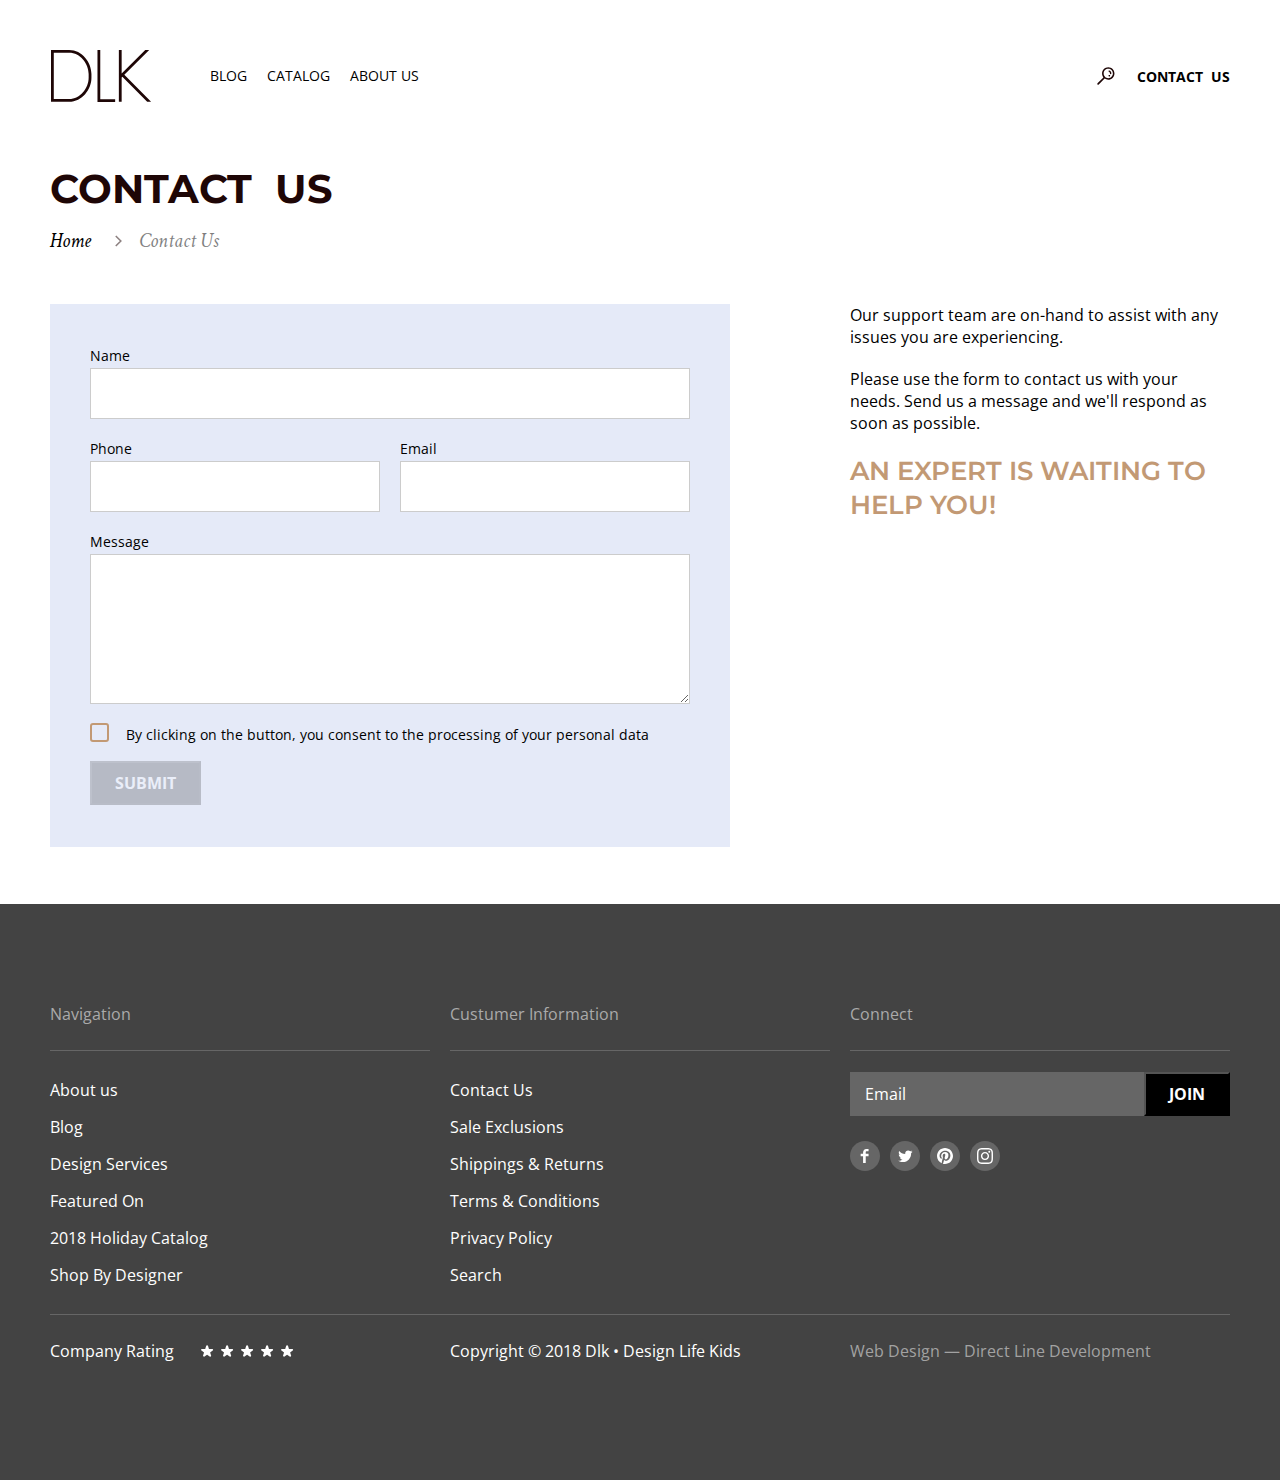
<file: pages/contactUs.html>
<!DOCTYPE html>
<html lang="en">
  <head>
    <meta charset="UTF-8" />
    <meta http-equiv="X-UA-Compatible" content="IE=edge" />
    <meta name="viewport" content="width=device-width, initial-scale=1.0" />
    <link rel="stylesheet" href="/styleSheets/normalize.css" />
    <link rel="stylesheet" href="../styleSheets/commonMini.css" />
    <link rel="stylesheet" href="../styleSheets/contactUsMini.css" />
    <link rel="preconnect" href="https://fonts.googleapis.com" />
    <link rel="preconnect" href="https://fonts.gstatic.com" crossorigin />
    <link
      href="https://fonts.googleapis.com/css2?family=Crimson+Text:ital@1&family=Montserrat:wght@200;700&family=Open+Sans:wght@400;700&family=Roboto&display=swap"
      rel="stylesheet"
    />
    <title>DLK Contact Us</title>
  </head>
  <body class="font_content">
    <div class="header_wrapper">
      <div class="page_container">
        <header class="header">
          <a href="/index.html">
            <svg
              width="102"
              height="52"
              viewBox="0 0 102 52"
              fill="none"
              xmlns="http://www.w3.org/2000/svg"
              class="logo"
            >
              <path
                fill-rule="evenodd"
                clip-rule="evenodd"
                d="M0.997559 0H19.1259C32.1442 0 41.4377 12.3713 41.4377 24.0356V27.7332C41.4377 39.3974 32.1442 51.7689 19.1259 51.7689H0.997559V0ZM38.6487 24.0356C38.6487 13.5132 30.2391 2.77333 19.1259 2.77333H3.78653V48.9956H19.1259C30.2391 48.9956 38.6487 38.2557 38.6487 27.7333V24.0356Z"
                fill="#1E0606"
              />
              <path
                d="M47.4805 0H50.2694V49.2267H65.144V52H47.4805V0Z"
                fill="#1E0606"
              />
              <path
                d="M68.8626 0V51.7689H71.6516V27.3833L72.3362 26.7025L97.1676 51.7689H101.083L74.3083 24.7414L99.1893 0H95.2451L71.6516 23.4612V0H68.8626Z"
                fill="#1E0606"
              />
            </svg>
          </a>
          <nav class="nav">
            <ul class="nav__list">
              <li class="nav__list_item">
                <a href="./blog.html" class="nav__link">Blog</a>
              </li>
              <li class="nav__list_item">
                <a href="./catalog.html" class="nav__link">Catalog</a>
              </li>
              <li class="nav__list_item">
                <a href="#" class="nav__link">About us</a>
              </li>
            </ul>
          </nav>
          <svg
            class="search_button"
            width="25"
            height="24"
            viewBox="0 0 25 24"
            xmlns="http://www.w3.org/2000/svg"
            tabindex="0"
          >
            <path
              d="M15.2617 3.26001C11.8388 3.26001 9.05639 6.08001 9.05639 9.52001C9.05639 10.98 9.55682 12.3 10.3775 13.38L4.49252 19.32C4.15223 19.68 4.15223 20.24 4.49252 20.58C4.67267 20.76 4.89286 20.84 5.11305 20.84C5.35325 20.84 5.57344 20.76 5.75359 20.58L11.6386 14.62C12.6595 15.36 13.9005 15.78 15.2416 15.78C18.6645 15.78 21.4469 12.96 21.4469 9.52001C21.4669 6.06001 18.6846 3.26001 15.2617 3.26001ZM15.2617 14.2C12.7195 14.2 10.6578 12.1 10.6578 9.52001C10.6578 6.94001 12.7195 4.84001 15.2617 4.84001C17.8038 4.84001 19.8656 6.94001 19.8656 9.52001C19.8656 12.1 17.8038 14.2 15.2617 14.2ZM18.3643 9.60001C18.3243 9.94001 18.024 10.2 17.6837 10.2C17.6437 10.2 17.6237 10.2 17.5836 10.2C17.2033 10.14 16.9431 9.80001 16.9831 9.42001C17.1232 8.38001 15.9623 7.84001 15.9022 7.82001C15.5619 7.66001 15.4018 7.24001 15.5619 6.90001C15.722 6.56001 16.1224 6.40001 16.4827 6.54001C16.5628 6.56001 18.6445 7.52001 18.3643 9.60001ZM16.9031 11.12C17.0432 11.26 17.1433 11.48 17.1433 11.68C17.1433 11.9 17.0632 12.1 16.9031 12.24C16.7629 12.38 16.5427 12.48 16.3426 12.48C16.1424 12.48 15.9222 12.4 15.7821 12.24C15.642 12.1 15.5419 11.88 15.5419 11.68C15.5419 11.48 15.622 11.26 15.7821 11.12C15.9222 10.98 16.1424 10.88 16.3426 10.88C16.5427 10.88 16.7429 10.96 16.9031 11.12Z"
              fill="#1E0606"
            />
          </svg>
          <a href="./contactUs.html" class="contact_us_link">Contact us</a>
        </header>
      </div>
    </div>
    <main class="main">
      <div class="page_container">
        <section class="contact_us">
          <h1 class="main__title font_title contact_us_title">Contact us</h1>
          <ul class="breadcrump font_decor">
            <li class="breadcrump_item">
              <a href="../index.html">Home</a>
            </li>
            <li class="breadcrump_item">
              <a href="./contactUs.html">Contact Us</a>
            </li>
          </ul>
          <div class="page_content_wrapper">
            <form class="contact_form" action="#">
              <div class="contact_form__name_container">
                <label for="name-field" class="contact_form__name_field"
                  >Name</label
                >
                <input
                  type="text"
                  id="name-field"
                  class="contact_form__field"
                />
              </div>
              <div class="contact_form__phone_email_container">
                <div class="contact_form__phone_container">
                  <label for="phone-field" class="contact_form__phone_field"
                    >Phone</label
                  >
                  <input
                    type="tel"
                    id="phone-field"
                    class="contact_form__field"
                  />
                </div>
                <div class="contact_form__email_container">
                  <label for="email-field" class="contact_form__email_field"
                    >Email</label
                  >
                  <input
                    type="email"
                    id="email-field"
                    class="contact_form__field"
                  />
                </div>
              </div>
              <div class="contact_form__message_container">
                <label for="message-field" class="contact_form__message_field"
                  >Message</label
                >
                <textarea
                  class="contact_form__field"
                  id="message-field"
                  cols="30"
                  rows="8"
                >
                </textarea>
              </div>
              <div class="contact_form__checkbox_container">
                <input
                  type="checkbox"
                  id="checkbox-field"
                  class="contact_form__checkbox"
                />
                <label for="checkbox-field" class="contact_form__checkbox-text"
                  >By clicking on the button, you consent to the processing of
                  your personal data</label
                >
              </div>
              <button type="submit" class="contact_form__submit_button button">
                Submit
              </button>
            </form>
            <div class="support_info">
              <p>
                Our support team are on-hand to assist with any issues you are
                experiencing.
              </p>
              <p>
                Please use the form to contact us with your needs. Send us a
                message and we'll respond as soon as possible.
              </p>
              <span class="support_appeal font_title">
                An expert is waiting to help you!
              </span>
            </div>
          </div>
        </section>
      </div>
    </main>

    <footer class="footer">
      <div class="page_container">
        <nav class="footer__menu">
          <div class="footer__menu_section">
            <h2 class="footer__title">Navigation</h2>
            <ul class="footer__navigation_list">
              <li class="footer__navigation_list_item">
                <a href="#" class="footer__menu_link">About us</a>
              </li>
              <li class="footer__navigation_list_item">
                <a href="./blog.html" class="footer__menu_link">Blog</a>
              </li>
              <li class="footer__navigation_list_item">
                <a href="#" class="footer__menu_link">Design Services</a>
              </li>
              <li class="footer__navigation_list_item">
                <a href="#" class="footer__menu_link">Featured On</a>
              </li>
              <li class="footer__navigation_list_item">
                <a href="/pages/catalog.html" class="footer__menu_link"
                  >2018 Holiday Catalog</a
                >
              </li>
              <li class="footer__navigation_list_item">
                <a href="#" class="footer__menu_link">Shop By Designer</a>
              </li>
            </ul>
          </div>
          <div class="footer__menu_section">
            <h2 class="footer__title">Custumer Information</h2>
            <ul class="footer__custumer_info_list">
              <li class="footer__custumer_info_list_item">
                <a href="./pages/contactUs.html" class="footer__menu_link"
                  >Contact Us</a
                >
              </li>
              <li class="footer__custumer_info_list_item">
                <a href="#" class="footer__menu_link">Sale Exclusions</a>
              </li>
              <li class="footer__custumer_info_list_item">
                <a href="#" class="footer__menu_link">Shippings & Returns</a>
              </li>
              <li class="footer__custumer_info_list_item">
                <a href="#" class="footer__menu_link">Terms & Conditions</a>
              </li>
              <li class="footer__custumer_info_list_item">
                <a href="#" class="footer__menu_link">Privacy Policy</a>
              </li>
              <li class="footer__custumer_info_list_item">
                <a href="#" class="footer__menu_link">Search</a>
              </li>
            </ul>
          </div>
          <div class="footer__menu_section">
            <h2 class="footer__title">Connect</h2>
            <form class="footer__subscribe">
              <input
                type="email"
                class="subscribe_email"
                placeholder="Email"
                required
              />
              <button class="button subscribe_button">Join</button>
            </form>
            <div class="social_lincs">
              <ul class="social_links_list">
                <li class="social_links_item">
                  <a href="https://facebook.com" class="social_link facebook"
                    ><span class="social_link_text">Facebook</span></a
                  >
                </li>
                <li class="social_links_item">
                  <a href="https://twitter.com" class="social_link twitter"
                    ><span class="social_link_text">Twitter</span></a
                  >
                </li>
                <li class="social_links_item">
                  <a
                    href="https://www.pinterest.com"
                    class="social_link pinterest"
                    ><span class="social_link_text">Pinterest</span></a
                  >
                </li>
                <li class="social_links_item">
                  <a href="http://instagram.com" class="social_link instagram"
                    ><span class="social_link_text">Instagram</span></a
                  >
                </li>
              </ul>
            </div>
          </div>
        </nav>
        <div class="footer__additional_info">
          <fieldset class="footer__additional_info_container">
            <span class="rating_caption footer__menu_link">
              Company Rating
            </span>
            <div class="rating__group">
              <input
                class="rating_star"
                type="radio"
                id="star-1"
                name="rating"
                value="1"
                aria-label="Очень плохо"
                tabindex="0"
              />
              <input
                class="rating_star"
                type="radio"
                id="star-2"
                name="rating"
                value="2"
                aria-label="Бывало и лучше"
                tabindex="0"
              />
              <input
                class="rating_star"
                type="radio"
                id="star-3"
                name="rating"
                value="1"
                aria-label="Сойдёт"
                tabindex="0"
              />
              <input
                class="rating_star"
                type="radio"
                id="star-4"
                name="rating"
                value="2"
                aria-label="Ну нормально"
                tabindex="0"
              />
              <input
                class="rating_star"
                type="radio"
                id="star-5"
                name="rating"
                value="2"
                aria-label="Превосходно"
                tabindex="0"
              />
            </div>
          </fieldset>
          <div class="footer__additional_info_container footer__menu_link">
            <p>Copyright © 2018 Dlk • Design Life Kids</p>
          </div>
          <div class="footer__additional_info_container">
            <a href="https://directline.digital/" class="developer_link"
              >Web Design — Direct Line Development</a
            >
          </div>
        </div>
      </div>
    </footer>
    <script src="../js/contactUs.js"></script>
  </body>
</html>
</file>
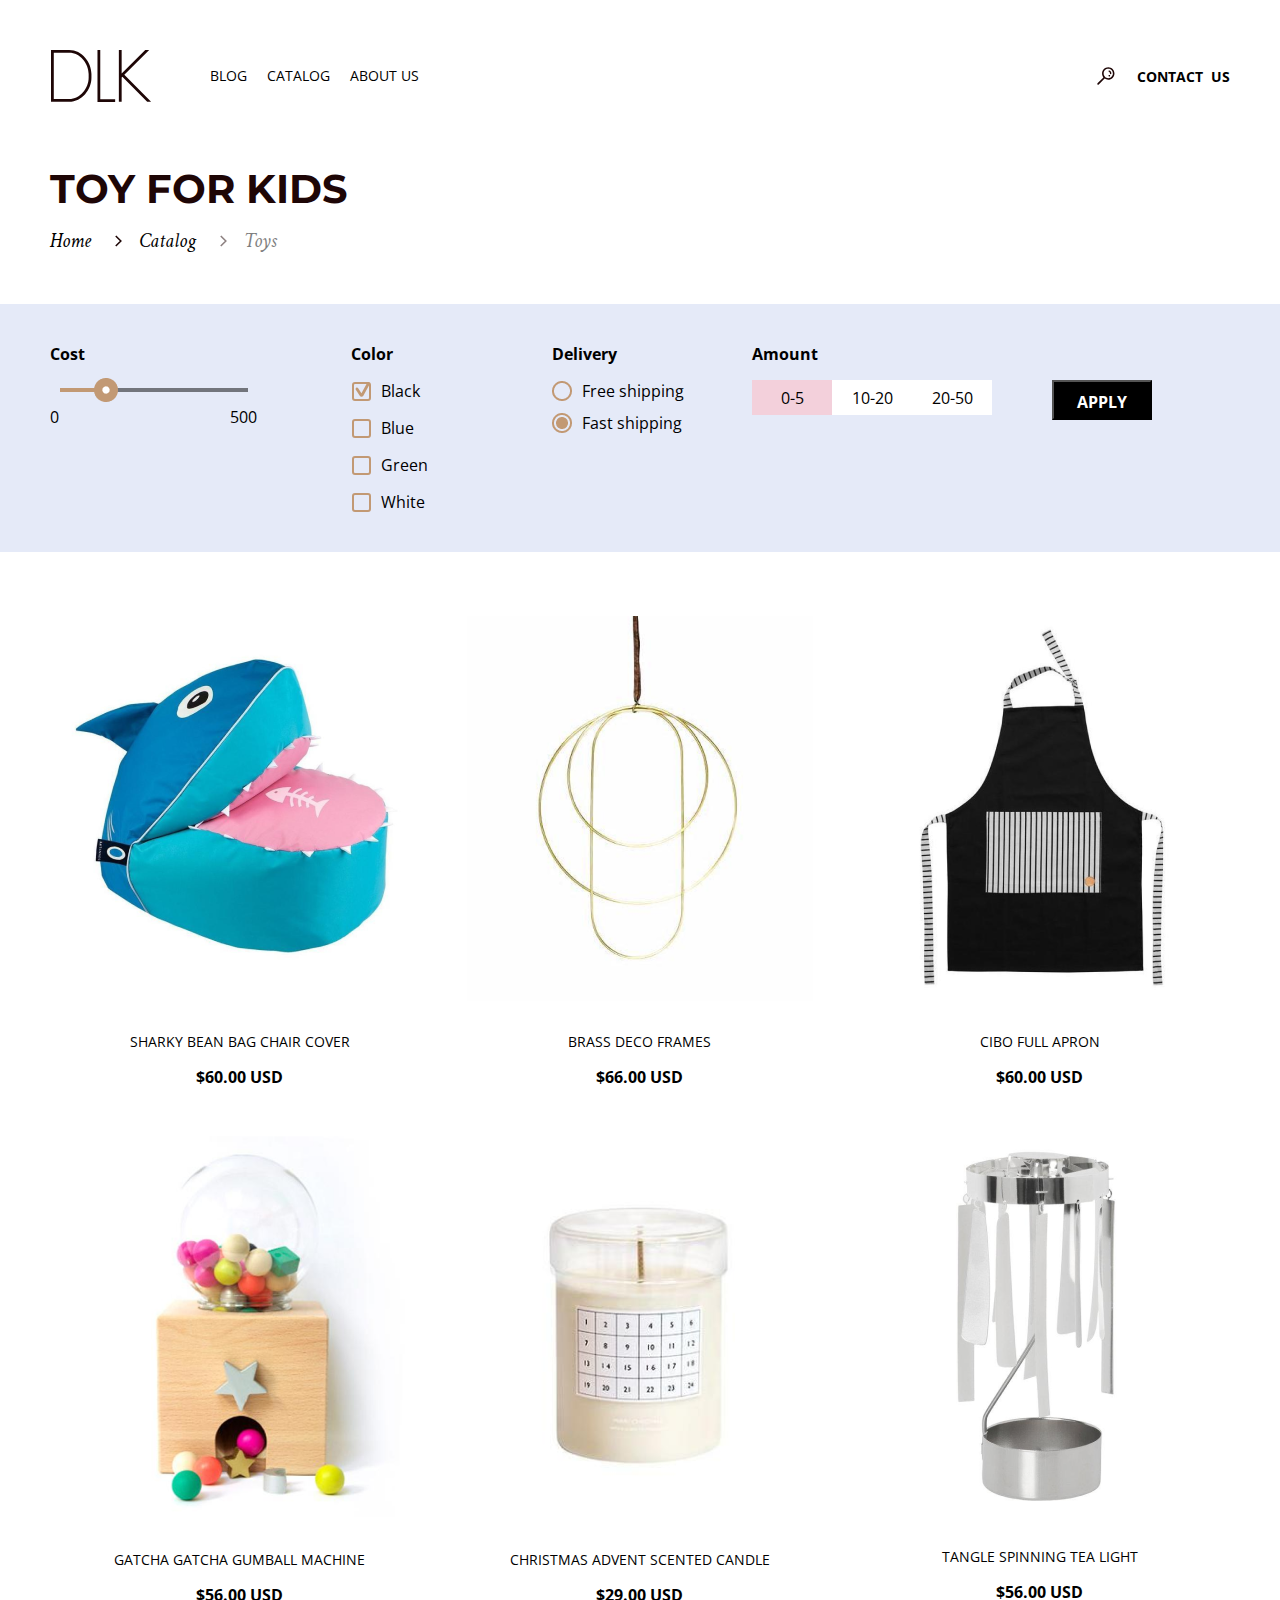
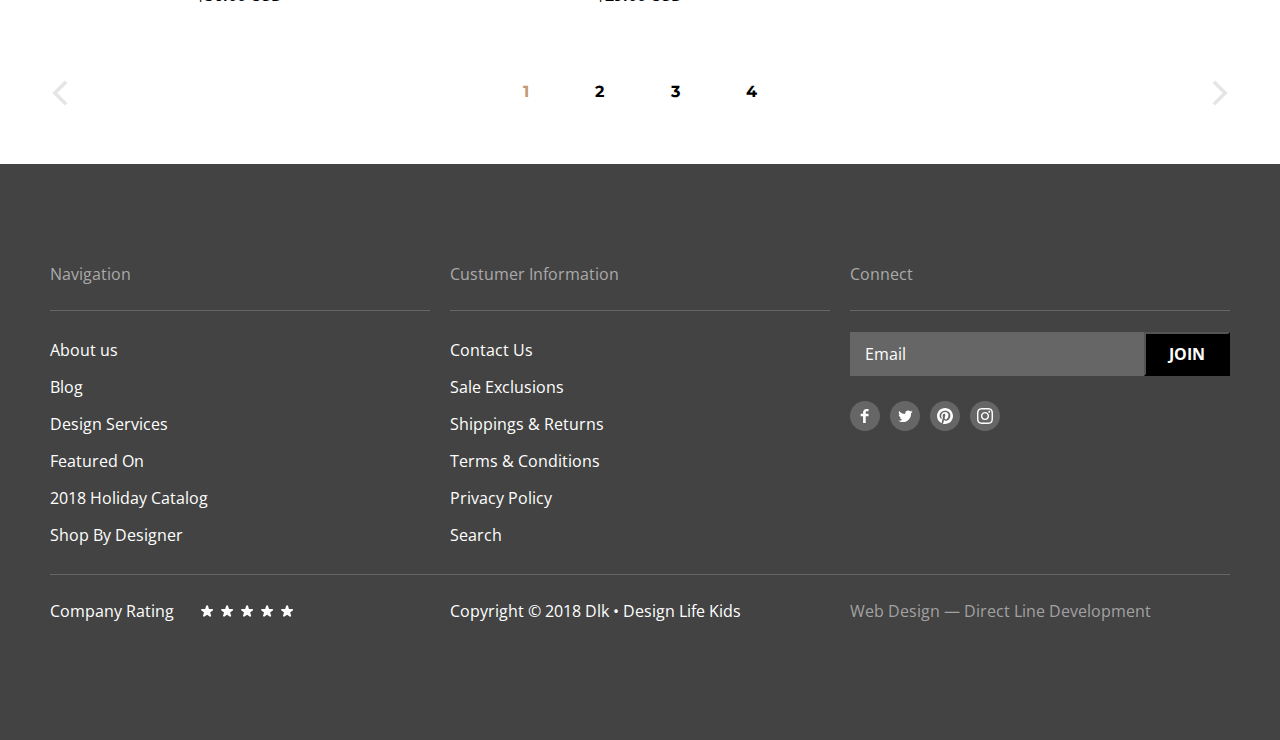
<file: pages/toys.html>
<!DOCTYPE html>
<html lang="en">
  <head>
    <meta charset="UTF-8" />
    <meta http-equiv="X-UA-Compatible" content="IE=edge" />
    <meta name="viewport" content="width=device_width, initial_scale=1.0" />
    <link rel="stylesheet" href="/styleSheets/normalize.css" />
    <link rel="stylesheet" href="../styleSheets/commonMini.css" />
    <link rel="stylesheet" href="../styleSheets/toysMini.css" />
    <link rel="preconnect" href="https://fonts.googleapis.com" />
    <link rel="preconnect" href="https://fonts.gstatic.com" crossorigin />
    <link
      href="https://fonts.googleapis.com/css2?family=Crimson+Text:ital@1&family=Montserrat:wght@200;700&family=Open+Sans:wght@400;700&family=Roboto&display=swap"
      rel="stylesheet"
    />
    <title>DLK Toys</title>
  </head>
  <body class="font_content">
    <div class="header_wrapper">
      <div class="page_container">
        <header class="header">
          <a href="/index.html">
            <svg
              width="102"
              height="52"
              viewBox="0 0 102 52"
              fill="none"
              xmlns="http://www.w3.org/2000/svg"
              class="logo"
            >
              <path
                fill-rule="evenodd"
                clip-rule="evenodd"
                d="M0.997559 0H19.1259C32.1442 0 41.4377 12.3713 41.4377 24.0356V27.7332C41.4377 39.3974 32.1442 51.7689 19.1259 51.7689H0.997559V0ZM38.6487 24.0356C38.6487 13.5132 30.2391 2.77333 19.1259 2.77333H3.78653V48.9956H19.1259C30.2391 48.9956 38.6487 38.2557 38.6487 27.7333V24.0356Z"
                fill="#1E0606"
              />
              <path
                d="M47.4805 0H50.2694V49.2267H65.144V52H47.4805V0Z"
                fill="#1E0606"
              />
              <path
                d="M68.8626 0V51.7689H71.6516V27.3833L72.3362 26.7025L97.1676 51.7689H101.083L74.3083 24.7414L99.1893 0H95.2451L71.6516 23.4612V0H68.8626Z"
                fill="#1E0606"
              />
            </svg>
          </a>
          <nav class="nav">
            <ul class="nav__list">
              <li class="nav__list_item">
                <a href="./blog.html" class="nav__link">Blog</a>
              </li>
              <li class="nav__list_item">
                <a href="./catalog.html" class="nav__link">Catalog</a>
              </li>
              <li class="nav__list_item">
                <a href="#" class="nav__link">About us</a>
              </li>
            </ul>
          </nav>
          <svg
            class="search_button"
            width="25"
            height="24"
            viewBox="0 0 25 24"
            xmlns="http://www.w3.org/2000/svg"
            tabindex="0"
          >
            <path
              d="M15.2617 3.26001C11.8388 3.26001 9.05639 6.08001 9.05639 9.52001C9.05639 10.98 9.55682 12.3 10.3775 13.38L4.49252 19.32C4.15223 19.68 4.15223 20.24 4.49252 20.58C4.67267 20.76 4.89286 20.84 5.11305 20.84C5.35325 20.84 5.57344 20.76 5.75359 20.58L11.6386 14.62C12.6595 15.36 13.9005 15.78 15.2416 15.78C18.6645 15.78 21.4469 12.96 21.4469 9.52001C21.4669 6.06001 18.6846 3.26001 15.2617 3.26001ZM15.2617 14.2C12.7195 14.2 10.6578 12.1 10.6578 9.52001C10.6578 6.94001 12.7195 4.84001 15.2617 4.84001C17.8038 4.84001 19.8656 6.94001 19.8656 9.52001C19.8656 12.1 17.8038 14.2 15.2617 14.2ZM18.3643 9.60001C18.3243 9.94001 18.024 10.2 17.6837 10.2C17.6437 10.2 17.6237 10.2 17.5836 10.2C17.2033 10.14 16.9431 9.80001 16.9831 9.42001C17.1232 8.38001 15.9623 7.84001 15.9022 7.82001C15.5619 7.66001 15.4018 7.24001 15.5619 6.90001C15.722 6.56001 16.1224 6.40001 16.4827 6.54001C16.5628 6.56001 18.6445 7.52001 18.3643 9.60001ZM16.9031 11.12C17.0432 11.26 17.1433 11.48 17.1433 11.68C17.1433 11.9 17.0632 12.1 16.9031 12.24C16.7629 12.38 16.5427 12.48 16.3426 12.48C16.1424 12.48 15.9222 12.4 15.7821 12.24C15.642 12.1 15.5419 11.88 15.5419 11.68C15.5419 11.48 15.622 11.26 15.7821 11.12C15.9222 10.98 16.1424 10.88 16.3426 10.88C16.5427 10.88 16.7429 10.96 16.9031 11.12Z"
              fill="#1E0606"
            />
          </svg>
          <a href="/pages/contactUs.html" class="contact_us_link">Contact us</a>
        </header>
      </div>
    </div>

    <main class="main">
      <div class="page_container">
        <h1 class="main__title font_title">Toy for kids</h1>
        <ul class="breadcrump font_decor">
          <li class="breadcrump_item">
            <a href="../index.html">Home</a>
          </li>
          <li class="breadcrump_item">
            <a href="./catalog.html">Catalog</a>
          </li>
          <li class="breadcrump_item">
            <a href="./toys.html">Toys</a>
          </li>
        </ul>
      </div>
      <div class="filter_section_container">
        <section class="product_filter page_container">
          <h2 class="search_filter_title">Search filter</h2>
          <fieldset class="slider_values">
            <legend class="filter_title cost_filter_title">Cost</legend>
            <input
              type="range"
              class="cost_field"
              id="start"
              name="Cost"
              min="0"
              max="500"
              value="100"
            />
            <div class="cost_values_container">
              <span>0</span>
              <span>500</span>
            </div>
          </fieldset>
          <fieldset class="color_selection">
            <legend class="filter_title">Color</legend>
            <ul class="color_selection__list">
              <li class="color_selection__list_item">
                <input
                  type="checkbox"
                  id="checkbox-black"
                  class="color_checkbox"
                  checked
                />
                <label for="checkbox-black" class="checkbox_name">Black</label>
              </li>
              <li class="color_selection__list_item">
                <input
                  type="checkbox"
                  id="checkbox-blue"
                  class="color_checkbox"
                />
                <label for="checkbox-blue" class="checkbox_name">Blue</label>
              </li>
              <li class="color_selection__list_item">
                <input
                  type="checkbox"
                  id="checkbox-green"
                  class="color_checkbox"
                />
                <label for="checkbox-green" class="checkbox_name">Green</label>
              </li>
              <li class="color_selection__list_item">
                <input
                  type="checkbox"
                  id="checkbox-white"
                  class="color_checkbox"
                />
                <label for="checkbox-white" class="checkbox_name">White</label>
              </li>
            </ul>
          </fieldset>
          <fieldset class="delivery_selection">
            <legend class="filter_title">Delivery</legend>
            <ul class="delivery_group_list">
              <li class="delivery_group_list_item">
                <input
                  class="delivery_input"
                  name="shipping"
                  type="radio"
                  id="delivery-free"
                  value="Free shipping"
                />
                <label class="delivery_group_name" for="delivery-free"
                  >Free shipping</label
                >
              </li>
              <li class="delivery_group_list_item">
                <input
                  class="delivery_input"
                  name="shipping"
                  type="radio"
                  id="delivery-fast"
                  value="Fast shipping"
                  checked
                />
                <label class="delivery_group_name" for="delivery-fast"
                  >Fast shipping</label
                >
              </li>
            </ul>
          </fieldset>
          <fieldset class="amount_selection">
            <legend class="filter_title">Amount</legend>
            <ul class="amount_selection__list">
              <li class="amount_selection__list_item">
                <input
                  type="radio"
                  id="checkbox-0-5"
                  name="amount"
                  class="amount_radio_input"
                  value="0-5"
                  checked
                />
                <label class="amount_radio_text" for="checkbox-0-5">0-5</label>
              </li>
              <li class="amount_selection__list_item">
                <input
                  type="radio"
                  id="checkbox-10-20"
                  name="amount"
                  class="amount_radio_input"
                  value="10-20"
                />
                <label class="amount_radio_text" for="checkbox-10-20"
                  >10-20</label
                >
              </li>
              <li class="amount_selection__list_item">
                <input
                  type="radio"
                  id="checkbox-20-50"
                  name="amount"
                  class="amount_radio_input"
                  value="20-50"
                />
                <label class="amount_radio_text" for="checkbox-20-50"
                  >20-50</label
                >
              </li>
            </ul>
          </fieldset>
          <button class="button product_filter_button" type="submit">
            Apply
          </button>
        </section>
      </div>
      <div class="page_container">
        <section class="toys_catalog">
          <h2 class="toys_catalog__title">Toys catalog</h2>
          <ul class="toys_catalog__list">
            <li class="toys_catalog__list_item">
              <article class="product">
                <img
                  src="../static/images/sharkBag.png"
                  class="toy_img"
                  alt="sharky img"
                />
                <div class="hidden_link font_title">
                  <span>Learn more</span>
                </div>
                <h2 class="product_title">SHARKY BEAN BAG CHAIR COVER</h2>
                <span class="product_price">$60.00 USD</span>
              </article>
            </li>
            <li class="toys_catalog__list_item">
              <article class="product">
                <img
                  src="../static/images/brass.png"
                  class="toy_img"
                  alt="sharky img"
                />
                <h2 class="product_title">BRASS DECO FRAMES</h2>
                <span class="product_price">$66.00 USD</span>
              </article>
            </li>
            <li class="toys_catalog__list_item">
              <article class="product">
                <img
                  src="../static/images/cibo.png"
                  class="toy_img"
                  alt="sharky img"
                />
                <h2 class="product_title">CIBO FULL APRON</h2>
                <span class="product_price">$60.00 USD</span>
              </article>
            </li>
            <li class="toys_catalog__list_item">
              <article class="product">
                <img
                  src="../static/images/gatcha.png"
                  class="toy_img"
                  alt="sharky img"
                />
                <h2 class="product_title">GATCHA GATCHA GUMBALL MACHINE</h2>
                <span class="product_price">$56.00 USD</span>
              </article>
            </li>
            <li class="toys_catalog__list_item">
              <article class="product">
                <img
                  src="../static/images/candle.png"
                  class="toy_img"
                  alt="sharky img"
                />
                <h2 class="product_title">CHRISTMAS ADVENT SCENTED CANDLE</h2>
                <span class="product_price">$29.00 USD</span>
              </article>
            </li>
            <li class="toys_catalog__list_item">
              <article class="product">
                <img
                  src="../static/images/tangle.png"
                  class="toy_img"
                  alt="sharky img"
                />
                <h2 class="product_title">TANGLE SPINNING TEA LIGHT</h2>
                <span class="product_price">$56.00 USD</span>
              </article>
            </li>
          </ul>
          <div class="page_nav">
            <a href="#" class="page_back"></a>
            <ul class="page_nav_list">
              <li class="page_nav_list_item">
                <a href="#" class="page_number font_title active_page">1</a>
              </li>
              <li class="page_nav_list_item">
                <a href="#" class="page_number font_title">2</a>
              </li>
              <li class="page_nav_list_item">
                <a href="#" class="page_number font_title">3</a>
              </li>
              <li class="page_nav_list_item">
                <a href="#" class="page_number font_title">4</a>
              </li>
            </ul>
            <a href="#" class="page_forward"></a>
          </div>
        </section>
      </div>
    </main>

    <footer class="footer">
      <div class="page_container">
        <nav class="footer__menu">
          <div class="footer__menu_section">
            <h2 class="footer__title">Navigation</h2>
            <ul class="footer__navigation_list">
              <li class="footer__navigation_list_item">
                <a href="#" class="footer__menu_link">About us</a>
              </li>
              <li class="footer__navigation_list_item">
                <a href="./blog.html" class="footer__menu_link">Blog</a>
              </li>
              <li class="footer__navigation_list_item">
                <a href="#" class="footer__menu_link">Design Services</a>
              </li>
              <li class="footer__navigation_list_item">
                <a href="#" class="footer__menu_link">Featured On</a>
              </li>
              <li class="footer__navigation_list_item">
                <a href="/pages/catalog.html" class="footer__menu_link"
                  >2018 Holiday Catalog</a
                >
              </li>
              <li class="footer__navigation_list_item">
                <a href="#" class="footer__menu_link">Shop By Designer</a>
              </li>
            </ul>
          </div>
          <div class="footer__menu_section">
            <h2 class="footer__title">Custumer Information</h2>
            <ul class="footer__custumer_info_list">
              <li class="footer__custumer_info_list_item">
                <a href="./pages/contactUs.html" class="footer__menu_link"
                  >Contact Us</a
                >
              </li>
              <li class="footer__custumer_info_list_item">
                <a href="#" class="footer__menu_link">Sale Exclusions</a>
              </li>
              <li class="footer__custumer_info_list_item">
                <a href="#" class="footer__menu_link">Shippings & Returns</a>
              </li>
              <li class="footer__custumer_info_list_item">
                <a href="#" class="footer__menu_link">Terms & Conditions</a>
              </li>
              <li class="footer__custumer_info_list_item">
                <a href="#" class="footer__menu_link">Privacy Policy</a>
              </li>
              <li class="footer__custumer_info_list_item">
                <a href="#" class="footer__menu_link">Search</a>
              </li>
            </ul>
          </div>
          <div class="footer__menu_section">
            <h2 class="footer__title">Connect</h2>
            <form class="footer__subscribe">
              <input
                type="email"
                class="subscribe_email"
                placeholder="Email"
                required
              />
              <button class="button subscribe_button">Join</button>
            </form>
            <div class="social_lincs">
              <ul class="social_links_list">
                <li class="social_links_item">
                  <a href="https://facebook.com" class="social_link facebook"
                    ><span class="social_link_text">Facebook</span></a
                  >
                </li>
                <li class="social_links_item">
                  <a href="https://twitter.com" class="social_link twitter"
                    ><span class="social_link_text">Twitter</span></a
                  >
                </li>
                <li class="social_links_item">
                  <a
                    href="https://www.pinterest.com"
                    class="social_link pinterest"
                    ><span class="social_link_text">Pinterest</span></a
                  >
                </li>
                <li class="social_links_item">
                  <a href="http://instagram.com" class="social_link instagram"
                    ><span class="social_link_text">Instagram</span></a
                  >
                </li>
              </ul>
            </div>
          </div>
        </nav>
        <div class="footer__additional_info">
          <fieldset class="footer__additional_info_container">
            <span class="rating_caption footer__menu_link">
              Company Rating
            </span>
            <div class="rating__group">
              <input
                class="rating_star"
                type="radio"
                id="star-1"
                name="rating"
                value="1"
                aria-label="Очень плохо"
                tabindex="0"
              />
              <input
                class="rating_star"
                type="radio"
                id="star-2"
                name="rating"
                value="2"
                aria-label="Бывало и лучше"
                tabindex="0"
              />
              <input
                class="rating_star"
                type="radio"
                id="star-3"
                name="rating"
                value="1"
                aria-label="Сойдёт"
                tabindex="0"
              />
              <input
                class="rating_star"
                type="radio"
                id="star-4"
                name="rating"
                value="2"
                aria-label="Ну нормально"
                tabindex="0"
              />
              <input
                class="rating_star"
                type="radio"
                id="star-5"
                name="rating"
                value="2"
                aria-label="Превосходно"
                tabindex="0"
              />
            </div>
          </fieldset>
          <div class="footer__additional_info_container footer__menu_link">
            <p>Copyright © 2018 Dlk • Design Life Kids</p>
          </div>
          <div class="footer__additional_info_container">
            <a href="https://directline.digital/" class="developer_link"
              >Web Design — Direct Line Development</a
            >
          </div>
        </div>
      </div>
    </footer>
  </body>
</html>
</file>
<file: styleSheets/commonMini.css>
body {
  margin: 0 auto;
}
.page_container {
  -webkit-box-sizing: border-box;
  box-sizing: border-box;
  width: 1180px;
  margin-left: auto;
  margin-right: auto;
}
.main {
  margin-top: 164px;
}
.font_title {
  font-family: "Montserrat", "Arial Black", sans-serif;
  font-style: normal;
  margin: 0;
}
.font_content {
  font-family: "Open Sans", "Arial", sans-serif;
  font-style: normal;
  line-height: 22px;
}
.font_decor {
  font-family: "Crimson Text", "Palatino", serif;
  font-style: italic;
}
.font_popup {
  font-family: "Roboto", "Arial", sans-serif;
  font-style: normal;
}
* {
  list-style-type: none;
  text-decoration: none;
  -webkit-box-sizing: border-box;
  box-sizing: border-box;
}
p {
  margin: 0;
  padding: 0;
}
a {
  text-decoration: none;
  color: #000;
}
.button {
  font-family: "Open Sans", sans-serif;
  font-weight: 700;
  font-size: 16px;
  line-height: 22px;
  text-transform: uppercase;
  color: #fff;
  background: #000;
  padding: 9px 23px;
  display: inline-block;
}
.button:hover {
  background-color: #c29974;
}
.button:active {
  opacity: 0.7;
}
.button:disabled {
  background-color: #000;
  opacity: 0.2;
}
ul {
  margin: 0;
  padding: 0;
}
li {
  margin: 0;
  padding: 0;
  text-decoration: none;
}
fieldset {
  border: none;
  padding: 0;
  margin: 0;
}
.breadcrump {
  margin-top: 15px;
  display: -webkit-box;
  display: -ms-flexbox;
  display: flex;
  margin-bottom: 50px;
}
.breadcrump_item {
  position: relative;
  font-weight: 400;
  font-size: 20px;
  line-height: 26px;
}
.breadcrump_item:nth-child(n + 2) {
  margin-left: 48px;
}
.breadcrump_item:nth-child(n + 2):before {
  content: "";
  display: block;
  width: 8px;
  height: 12px;
  position: absolute;
  top: 7px;
  left: -25px;
  background-image: url(../static/icons/btnRight.svg);
  background-size: contain;
  background-repeat: no-repeat;
  background-position: center center;
}
.breadcrump_item:last-child {
  opacity: 0.5;
}
.breadcrump_blog {
  font-weight: 400;
  font-size: 20px;
  line-height: 26px;
}
.page_nav {
  margin-bottom: 58px;
  display: -webkit-box;
  display: -ms-flexbox;
  display: flex;
  -webkit-box-pack: justify;
  -ms-flex-pack: justify;
  justify-content: space-between;
}
.page_back,
.page_forward {
  width: 20px;
  height: 26px;
  background-repeat: no-repeat;
  background-position: center center;
  background-size: contain;
  opacity: 0.1;
  border: none;
  cursor: pointer;
}
.page_back {
  background-image: url(../static/icons/btnLeft.svg);
}
.page_forward {
  background-image: url(../static/icons/btnRight.svg);
}
.page_back:hover,
.page_forward:hover {
  opacity: 0.5;
}
.page_back:active,
.page_forward:active {
  opacity: 0.3;
}
.page_nav_list {
  display: -webkit-box;
  display: -ms-flexbox;
  display: flex;
  width: 234px;
  -webkit-box-pack: justify;
  -ms-flex-pack: justify;
  justify-content: space-between;
}
.page_number {
  font-weight: 700;
  font-size: 16px;
  line-height: 20px;
  border: none;
  cursor: pointer;
}
.active_page {
  color: #c29974;
}
.main__title {
  font-weight: 700;
  font-size: 40px;
  line-height: 49px;
  text-transform: uppercase;
  color: #1e0606;
}
.header {
  padding: 50px 0 0;
  display: -webkit-box;
  display: -ms-flexbox;
  display: flex;
  -webkit-box-pack: justify;
  -ms-flex-pack: justify;
  justify-content: space-between;
  -webkit-box-align: center;
  -ms-flex-align: center;
  align-items: center;
  width: 1180px;
}
.logo_link {
  display: flex;
  align-content: center;
}
.logo {
  display: block;
  margin-top: auto;
}
.header_wrapper {
  position: fixed;
  width: 100%;
  top: 0;
  z-index: 10;
  background-color: #fff;
}
.nav__list {
  margin-left: 58px;
  display: -webkit-box;
  display: -ms-flexbox;
  display: flex;
  min-width: 240px;
}
.nav__list_item {
  margin-right: 20px;
  font-size: 14px;
  text-transform: uppercase;
}
.nav__link {
  color: inherit;
}
.search_button {
  margin-left: auto;
  cursor: pointer;
}
.contact_us_link {
  margin-left: 19px;
  text-decoration: none;
  text-transform: uppercase;
  font-weight: 700;
  color: inherit;
  font-weight: 700;
  font-size: 14px;
  line-height: 19px;
  word-spacing: 0.3em;
}
.logo:hover,
.nav__list_item:hover,
.search_button:hover,
.contact_us_link:hover {
  opacity: 0.5;
  fill-opacity: 0.5;
}
.logo:active,
.nav__list_item:active,
.search_button:active,
.contact_us_link:active {
  opacity: 0.5;
  fill-opacity: 0.2;
}
.footer {
  padding: 92px 0 110px;
  background-color: #434343;
  font-weight: 400;
  font-size: 16px;
  line-height: 37px;
}
.footer__menu {
  border-bottom: 1px #666 solid;
  padding-bottom: 20px;
  margin-bottom: 18px;
}
.footer__menu,
.footer__additional_info {
  display: -webkit-box;
  display: -ms-flexbox;
  display: flex;
  -webkit-column-gap: 20px;
  -moz-column-gap: 20px;
  column-gap: 20px;
  -webkit-box-pack: justify;
  -ms-flex-pack: justify;
  justify-content: space-between;
}
.footer__menu_section,
.footer__additional_info_container {
  width: calc((100% - 2 * 20px) / 3);
}
.footer__title {
  font-size: inherit;
  color: #aaa;
  font-weight: inherit;
  padding-bottom: 17px;
  border-bottom: 1px #666 solid;
  margin-bottom: 21px;
  margin-top: 0;
}
.footer__menu_link {
  color: #fff;
}
.footer__menu_link:hover {
  opacity: 0.5;
}
.footer__menu_link:visited {
  opacity: 0.2;
}
.footer__subscribe {
  display: -webkit-box;
  display: -ms-flexbox;
  display: flex;
}
.subscribe_email {
  width: 100%;
  padding-left: 15px;
  background-color: #666;
  color: #fff;
  border: none;
}
.subscribe_email::-webkit-input-placeholder {
  color: #fff;
}
.subscribe_email::-moz-input-placeholder {
  color: #fff;
}
.subscribe_email:hover,
.subscribe_email:active,
.subscribe_email:focus {
  border: 1px solid #fffdfd;
  border-radius: 1px;
  outline: none;
}
.social_links_list {
  display: -webkit-box;
  display: -ms-flexbox;
  display: flex;
}
.social_link {
  display: block;
  margin: 25px 10px 0 0;
  width: 30px;
  height: 30px;
  background-repeat: no-repeat;
  background-size: 30px;
  background-position: center;
}
.social_link:hover {
  opacity: 0.5;
}
.social_link:visited {
  opacity: 0.2;
}
.facebook {
  background-image: url(../static/icons/facebook.svg);
}
.twitter {
  background-image: url(../static/icons/twitter.svg);
}
.pinterest {
  background-image: url(../static/icons/pinterest.svg);
}
.instagram {
  background-image: url(../static/icons/instagram.svg);
}
.social_link_text {
  position: absolute;
  width: 1px;
  height: 1px;
  clip: rect(1px, 1px, 1px, 1px);
}
.footer__additional_info_container {
  display: -webkit-box;
  display: -ms-flexbox;
  display: flex;
  -webkit-box-align: center;
  -ms-flex-align: center;
  align-items: center;
  display: -webkit-box;
  display: -ms-flexbox;
  display: flex;
  margin: 0;
  padding: 0;
  border: 0;
  -webkit-column-gap: 3px;
  -moz-column-gap: 3px;
  column-gap: 3px;
}
.rating__group {
  margin-left: 24px;
  position: relative;
  width: 93px;
  height: 13px;
  background: url(/static/icons/star.svg), url(/static/icons/star.svg) 20px,
    url(/static/icons/star.svg) 40px, url(/static/icons/star.svg) 60px,
    url(/static/icons/star.svg) 80px;
  background-size: 13px auto;
  background-repeat: no-repeat;
}
.rating_star {
  -webkit-appearance: none;
  -moz-appearance: none;
  appearance: none;
  position: absolute;
  top: 0;
  left: 0;
  margin: 0;
  height: 13px;
  background-size: 13px;
  background-repeat: no-repeat;
}
.rating_star:focus {
  outline: none;
}
.rating_star:checked {
  background: url(/static/icons/starChecked.svg),
    url(/static/icons/starChecked.svg) 20px,
    url(/static/icons/starChecked.svg) 40px,
    url(/static/icons/starChecked.svg) 60px,
    url(/static/icons/starChecked.svg) 80px;
  background-repeat: no-repeat;
}
.rating_star:hover {
  background: url(/static/icons/starHover.svg),
    url(/static/icons/starHover.svg) 20px, url(/static/icons/starHover.svg) 40px,
    url(/static/icons/starHover.svg) 60px, url(/static/icons/starHover.svg) 80px;
  background-repeat: no-repeat;
}
.rating_star:hover ~ .rating_star {
  background: url(/static/icons/star.svg), url(/static/icons/star.svg) 20px,
    url(/static/icons/star.svg) 40px, url(/static/icons/star.svg) 60px,
    url(/static/icons/star.svg) 80px;
  background-repeat: no-repeat;
}
.rating_star:nth-of-type(1) {
  width: 13px;
  z-index: 5;
}
.rating_star:nth-of-type(2) {
  width: 33px;
  z-index: 4;
}
.rating_star:nth-of-type(3) {
  width: 53px;
  z-index: 3;
}
.rating_star:nth-of-type(4) {
  width: 73px;
  z-index: 2;
}
.rating_star:nth-of-type(5) {
  width: 93px;
  z-index: 1;
}
.footer__additional_info_container:hover .rating_caption,
.footer__additional_info_container:focus-within .rating_caption {
  color: #c29974;
}
.developer_link {
  color: #a2a2a2;
}
.developer_link:hover {
  color: #fff;
  text-decoration: underline;
}
.category {
  margin-top: 90px;
}
.category__title {
  font-size: 38px;
  line-height: 46px;
  text-transform: uppercase;
}
.category__list {
  margin-top: 30px;
  display: -webkit-box;
  display: -ms-flexbox;
  display: flex;
  -webkit-column-gap: 20px;
  -moz-column-gap: 20px;
  column-gap: 20px;
}
.category__list_item {
  display: block;
  width: 280px;
  height: 270px;
  position: relative;
}
.category__list_item:nth-child(1) {
  background-color: #a4e1a4;
}
.category__list_item:nth-child(2) {
  background-color: #e8bc9a;
}
.category__list_item:nth-child(3) {
  background-color: #f5dc79;
}
.category__list_item:nth-child(4) {
  background-color: #ada8e0;
}
.category__list_item:nth-child(5) {
  background-color: #f599b6;
}
.category__list_item:nth-child(6) {
  background-color: #adc0f6;
}
.category_img {
  width: 100%;
}
.category__item_link {
  width: 100%;
}
.category__name {
  font-size: 26px;
  line-height: 32px;
  font-weight: 700;
  text-transform: uppercase;
  color: #fff;
  position: absolute;
  z-index: 1;
  width: 70%;
  top: 50%;
  left: 50%;
  -webkit-transform: translate(-50%, -50%);
  -ms-transform: translate(-50%, -50%);
  transform: translate(-50%, -50%);
  display: -webkit-box;
  display: -ms-flexbox;
  display: flex;
  -webkit-box-align: center;
  -ms-flex-align: center;
  align-items: center;
  -webkit-box-pack: center;
  -ms-flex-pack: center;
  justify-content: center;
  text-align: center;
}
.category__name:hover {
  text-decoration: underline;
}
.contact_form {
  width: 680px;
  background-color: #e5eaf8;
  -webkit-box-sizing: border-box;
  box-sizing: border-box;
  padding: 42px 40px;
  font-size: 14px;
  line-height: 19px;
}
.contact_form__field {
  margin-top: 3px;
  display: block;
  width: 100%;
  height: 51px;
  padding: 14px 0 11px 20px;
  border: 1px solid #00000033;
}
.contact_form__phone_email_container {
  margin-top: 20px;
  display: -webkit-box;
  display: -ms-flexbox;
  display: flex;
  -webkit-column-gap: 20px;
  -moz-column-gap: 20px;
  column-gap: 20px;
}
.contact_form__phone_container,
.contact_form__email_container {
  width: 100%;
}
.contact_form__message_container {
  margin-top: 20px;
}
.contact_form__message_container > .contact_form__field {
  height: 150px;
}
.contact_form__checkbox_container {
  margin-top: 19px;
  margin-bottom: 17px;
  display: -webkit-box;
  display: -ms-flexbox;
  display: flex;
}
.contact_form__checkbox {
  display: none;
}
.contact_form__checkbox-text:before {
  content: "";
  display: inline-block;
  vertical-align: bottom;
  width: 21px;
  height: 21px;
  background-image: url(../static/icons/checkbox.svg);
  background-repeat: no-repeat;
  background-position: initial;
  margin-right: 15px;
}
.contact_form__checkbox-text:hover:before {
  outline: 2px solid #c29974;
  outline-offset: 2px;
  border-radius: 3px;
}
.contact_form__checkbox:checked ~ .contact_form__checkbox-text:before {
  background-image: url(../static/icons/checkboxChecked.svg);
}
.contact_form__submit_button:disabled {
  opacity: 0.2;
}
</file>
<file: styleSheets/indexMini.css>
.main {
  margin-top: 230px;
}
.banner__container {
  display: -webkit-box;
  display: -ms-flexbox;
  display: flex;
  background-color: #eee4db;
  padding: 17px 30px;
  position: relative;
}
.banner__container::after {
  content: "";
  width: 56%;
  height: 131%;
  right: 89px;
  bottom: -30px;
  z-index: 0;
  background-image: url(../static/images/bannerMonster.png);
  background-repeat: no-repeat;
  background-size: contain;
  background-position: center;
  position: absolute;
}
.banner__number {
  font-size: 60px;
  line-height: 73px;
  font-weight: 200;
  opacity: 5%;
}
.banner__change_buttons {
  padding-left: 0;
}
.banner__change_button {
  background-color: #d6cac2;
  height: 3px;
  width: 31px;
  display: block;
  border-width: 0;
  margin-top: 12px;
  margin-right: auto;
  margin-bottom: 11px;
}
.banner__change_button:hover {
  background: #725f5b;
  cursor: pointer;
}
.banner__content_container {
  margin-left: 44px;
  margin-top: 69px;
  margin-bottom: 72px;
  width: 45%;
  z-index: 1;
}
.banner__title {
  font-size: 40px;
  text-transform: uppercase;
  line-height: 110%;
  margin: 0;
  padding-top: 8px;
}
.banner__design_info {
  font-weight: 400;
  font-size: 20px;
  line-height: 26px;
  margin-top: 15px;
  margin-bottom: 20px;
}
.banner__footer {
  font-weight: 700;
  font-size: 12px;
  color: #fff;
  line-height: 16px;
  text-transform: uppercase;
  text-align: center;
  background: #c29974;
  padding: 11px;
  margin: 0;
  position: relative;
  z-index: 1;
}
.category__scroll {
  display: -webkit-box;
  display: -ms-flexbox;
  display: flex;
  margin-top: 30px;
  max-width: 680px;
}
.category__btn_left,
.category__btn_right {
  display: block;
  -webkit-box-sizing: border-box;
  box-sizing: border-box;
  width: 37px;
  height: 37px;
  background-repeat: no-repeat;
  background-position: center;
  background-color: rgba(112, 187, 220, 0.2);
  border: 0;
}
.category__btn_left {
  background-image: url(../static/icons/btnLeft.svg);
}
.category__btn_right {
  background-image: url(../static/icons/btnRight.svg);
  margin-left: 6px;
  margin-right: 20px;
}
.category__btn_text {
  display: none;
}
.category__nav_commentary {
  max-width: 580px;
}
.service {
  margin-top: 90px;
  display: -webkit-box;
  display: -ms-flexbox;
  display: flex;
}
.service__picture {
  width: 40%;
}
.service__img {
  width: 480px;
}
.service__info {
  padding: 32px 100px 57px 127px;
  width: 60%;
}
.service__title {
  font-size: 38px;
  line-height: 46px;
  text-transform: uppercase;
}
.service__list {
  margin-top: 6px;
}
.category__list_item:nth-child(n + 5) {
  display: none;
}
.service__button {
  font-weight: 400;
  font-size: 26px;
  line-height: 34px;
  width: 326px;
  height: 55px;
  text-align: start;
  border-width: 0;
  padding: 0;
  background-color: #fff;
  position: relative;
}
.service__button::before {
  content: "";
  width: 100%;
  height: 100%;
  position: absolute;
  top: 0;
  left: -60px;
}
.service__button:hover:before {
  background-color: #70bbdc33;
}
.service__button:focus {
  font-weight: 700;
}
.service__button:focus:before {
  background-color: #70bbdc33;
}
.service_text {
  margin-top: 20px;
  margin-bottom: 25px;
}
.service_text > p:nth-child(2) {
  margin-top: 15px;
}
.parters__title {
  display: none;
}
.partners__list {
  margin-top: 88px;
  display: -webkit-box;
  display: -ms-flexbox;
  display: flex;
  -ms-flex-wrap: wrap;
  flex-wrap: wrap;
  -webkit-box-pack: justify;
  -ms-flex-pack: justify;
  justify-content: space-between;
  -webkit-box-align: center;
  -ms-flex-align: center;
  align-items: center;
}
.partners__list_item {
  width: auto;
}
.additional_services {
  margin: 111px 37px 156px 0;
  display: -webkit-box;
  display: -ms-flexbox;
  display: flex;
  -webkit-column-gap: 57px;
  -moz-column-gap: 57px;
  column-gap: 57px;
  -webkit-box-align: start;
  -ms-flex-align: start;
  align-items: flex-start;
}
.additional_service {
  padding: 0 30px 27px;
  width: calc((100% - 57px) / 2);
  background: #e1f0f7;
}
.additional_service__title {
  margin-top: -27px;
  margin-bottom: 10px;
  text-transform: uppercase;
  font-size: 38px;
  line-height: 46px;
}
.additional_service__notice {
  margin-top: 15px;
  font-weight: 400;
  font-size: 26px;
  line-height: 34px;
  text-transform: capitalize;
}
.additional_service__text {
  margin-top: 10px;
  font-weight: 400;
}
.buy_now_button {
  margin-top: 20px;
}
.contacts {
  width: calc((100% - 57px) / 2);
  padding: 0 30px;
  background: #e1f0f7;
}
.contacts__text {
  margin-top: 20px;
}
.map {
  margin-top: 30px;
  margin-bottom: -133px;
  width: 100%;
}
.popup_container {
  position: fixed;
  display: none;
  -webkit-box-pack: center;
  -ms-flex-pack: center;
  justify-content: center;
  -webkit-box-align: center;
  -ms-flex-align: center;
  align-items: center;
  top: 0;
  bottom: 0;
  left: 0;
  right: 0;
  background-color: #7d97dacc;
  z-index: 9999;
}
.contact_form_wrapper {
  display: -webkit-box;
  display: -ms-flexbox;
  display: flex;
}
.popup_close {
  display: inline-block;
  margin-left: 10px;
  border: none;
  background: none;
  width: 15px;
  height: 15px;
  background-image: url(../static/icons/crossExit.png);
  background-position: center;
  background-size: cover;
  background-repeat: no-repeat;
}
.popup_close:hover {
  opacity: 0.5;
  cursor: pointer;
}
.popup_title {
  display: none;
}
.open_popup {
  display: -webkit-box;
  display: -ms-flexbox;
  display: flex;
}
</file>
<file: styleSheets/blogMini.css>
.blog_list_title {
  display: none;
}
.articles__list {
  display: -webkit-box;
  display: -ms-flexbox;
  display: flex;
  -ms-flex-wrap: wrap;
  flex-wrap: wrap;
  -webkit-column-gap: 20px;
  -moz-column-gap: 20px;
  column-gap: 20px;
  margin-bottom: 54px;
}
.articles__list_item {
  width: calc((100% - 20px * 2) / 3);
  font-weight: 400;
  font-size: 18px;
  line-height: 25px;
  color: #1e0606;
}
.articles__list_item:nth-child(n + 4) {
  margin-top: 34px;
}
.article_date {
  display: block;
  margin-top: 13px;
  font-weight: 400;
  font-size: 16px;
  line-height: 22px;
  color: #818181;
}
.article_title {
  margin: 7px 0 15px;
  font-weight: 700;
  font-size: 24px;
  line-height: 31px;
}
.article_title:hover {
  text-decoration: underline;
  cursor: pointer;
}
</file>
<file: styleSheets/catalogMini.css>
.category {
  margin-bottom: 55px;
}
.category__list {
  -ms-flex-wrap: wrap;
  flex-wrap: wrap;
  width: 1080px;
}
.category__list_item:nth-child(6n + 3) {
  margin-right: 200px;
}
.category__list_item:nth-child(6n + 4) {
  margin-left: 200px;
}
.category__list_item:nth-child(n + 4) {
  margin-top: 23px;
}
.description {
  padding: 0 300px 0 200px;
  margin-bottom: 55px;
}
.description_title {
  font-weight: 700;
  font-size: 38px;
  line-height: 46px;
  text-transform: uppercase;
  margin-bottom: 25px;
}
.description_text > p:nth-child(n + 2) {
  margin-top: 15px;
}
</file>
<file: styleSheets/contactUsMini.css>
.page_content_wrapper {
  display: -webkit-box;
  display: -ms-flexbox;
  display: flex;
  margin-bottom: 50px;
}
.contact_us {
  margin-bottom: 57px;
}
.contact_us_title {
  word-spacing: 0.3em;
}
.contact_form {
  -ms-flex-negative: 0;
  flex-shrink: 0;
  margin-right: 120px;
}
.support_info > p {
  margin-bottom: 20px;
}
.support_appeal {
  font-weight: 600;
  font-size: 26px;
  line-height: 34px;
  text-transform: uppercase;
  color: #c29974;
}
</file>
<file: styleSheets/toysMini.css>
.search_filter_title {
  display: none;
}
.filter_section_container {
  background-color: #7d97da33;
  padding: 39px 0;
}
.product_filter {
  display: -webkit-box;
  display: -ms-flexbox;
  display: flex;
}
.slider_values {
  width: 207px;
  height: 89px;
}
.cost_field {
  display: none;
  width: 202px;
}
.cost_filter_title:after {
  content: "";
  display: block;
  width: 207px;
  height: 24px;
  margin-top: 13px;
  margin-bottom: -11px;
  background-image: url(/static/icons/sliderPlug.png);
  background-size: contain;
  background-position: center;
  background-repeat: no-repeat;
}
.cost_values_container {
  display: -webkit-box;
  display: -ms-flexbox;
  display: flex;
  -webkit-box-pack: justify;
  -ms-flex-pack: justify;
  justify-content: space-between;
}
.filter_title {
  font-weight: 700;
  font-size: 16px;
  line-height: 22px;
  margin-bottom: 15px;
}
.color_selection {
  margin-left: 94px;
}
.color_selection__list_item:nth-child(n + 2) {
  margin-top: 15px;
}
.color_checkbox {
  display: none;
}
.checkbox_name:before {
  content: "";
  display: inline-block;
  vertical-align: sub;
  width: 20px;
  height: 20px;
  background-image: url(../static/icons/checkbox.svg);
  background-repeat: no-repeat;
  background-position: center;
  margin-right: 10px;
}
.color_checkbox:checked ~ .checkbox_name:before {
  background-image: url(../static/icons/checkboxChecked.svg);
}
.checkbox_name:hover {
  text-decoration: underline;
}
.delivery_selection {
  margin-left: 124px;
}
.delivery_group_list_item:nth-child(n + 2) {
  margin-top: 10px;
}
.delivery_input {
  display: none;
}
.delivery_group_name:before {
  content: "";
  display: inline-block;
  vertical-align: sub;
  width: 20px;
  height: 20px;
  background-image: url(../static/icons/radio.png);
  background-repeat: no-repeat;
  background-position: center;
  margin-right: 10px;
}
.delivery_group_name:hover {
  text-decoration: underline;
}
.delivery_input:checked ~ .delivery_group_name:before {
  background-image: url(../static/icons/radioChecked.png);
}
.amount_selection {
  margin-left: 68px;
}
.amount_selection__list {
  display: -webkit-box;
  display: -ms-flexbox;
  display: flex;
}
.amount_radio_input {
  display: none;
}
.amount_radio_text {
  display: table-cell;
  text-align: center;
  vertical-align: middle;
  width: 80px;
  height: 35px;
  background-color: #fff;
}
.amount_radio_input:checked ~ .amount_radio_text {
  background-color: #f3d0db;
}
.product_filter_button {
  margin-top: 37px;
  margin-left: 60px;
  height: 40px;
}
.cost_field,
.checkbox_name,
.delivery_group_name,
.amount_radio_text {
  cursor: pointer;
}
.amount_radio_text:hover {
  opacity: 0.5;
  background-color: #eddeeb;
}
.toys_catalog {
  margin-top: 64px;
}
.toys_catalog__title {
  display: none;
}
.toys_catalog__list {
  display: -webkit-box;
  display: -ms-flexbox;
  display: flex;
  -ms-flex-wrap: wrap;
  flex-wrap: wrap;
  -webkit-column-gap: 20px;
  -moz-column-gap: 20px;
  column-gap: 20px;
  margin-bottom: 74px;
}
.toys_catalog__list_item {
  width: calc((100% - 20px * 2) / 3);
}
.toys_catalog__list_item:nth-child(n + 4) {
  margin-top: 46px;
}
.product {
  padding: 0;
  position: relative;
}
.product_title {
  margin-top: 26px;
  font-weight: 400;
  font-size: 14px;
  line-height: 19px;
  text-align: center;
}
.product_price {
  margin-top: 15px;
  display: block;
  font-weight: 700;
  font-size: 16px;
  line-height: 22px;
  text-align: center;
}
.hidden_link {
  display: none;
  width: 207px;
  height: 207px;
  position: absolute;
  z-index: 2;
  background-color: #e5eaf8;
  top: 18%;
  left: 50%;
  -webkit-transform: translate(-50%, 0);
  -ms-transform: translate(-50%, 0);
  transform: translate(-50%, 0);
  -webkit-box-pack: center;
  -ms-flex-pack: center;
  justify-content: center;
  -webkit-box-align: center;
  -ms-flex-align: center;
  align-items: center;
  font-weight: 700;
  font-size: 26px;
  line-height: 29px;
  text-transform: uppercase;
}
.product:before {
  content: "Learn more";
  opacity: 0;
  width: 207px;
  height: 207px;
  position: absolute;
  z-index: 1;
  background-color: #e5eaf8;
  top: 18%;
  left: 50%;
  -webkit-transform: translate(-50%, 0);
  -ms-transform: translate(-50%, 0);
  transform: translate(-50%, 0);
  text-align: center;
  font-weight: 700;
  font-size: 26px;
  line-height: 207px;
  text-transform: uppercase;
}
.product:hover:before {
  opacity: 0.9;
}
.product:active:before {
  opacity: 0.67;
}
</file>
